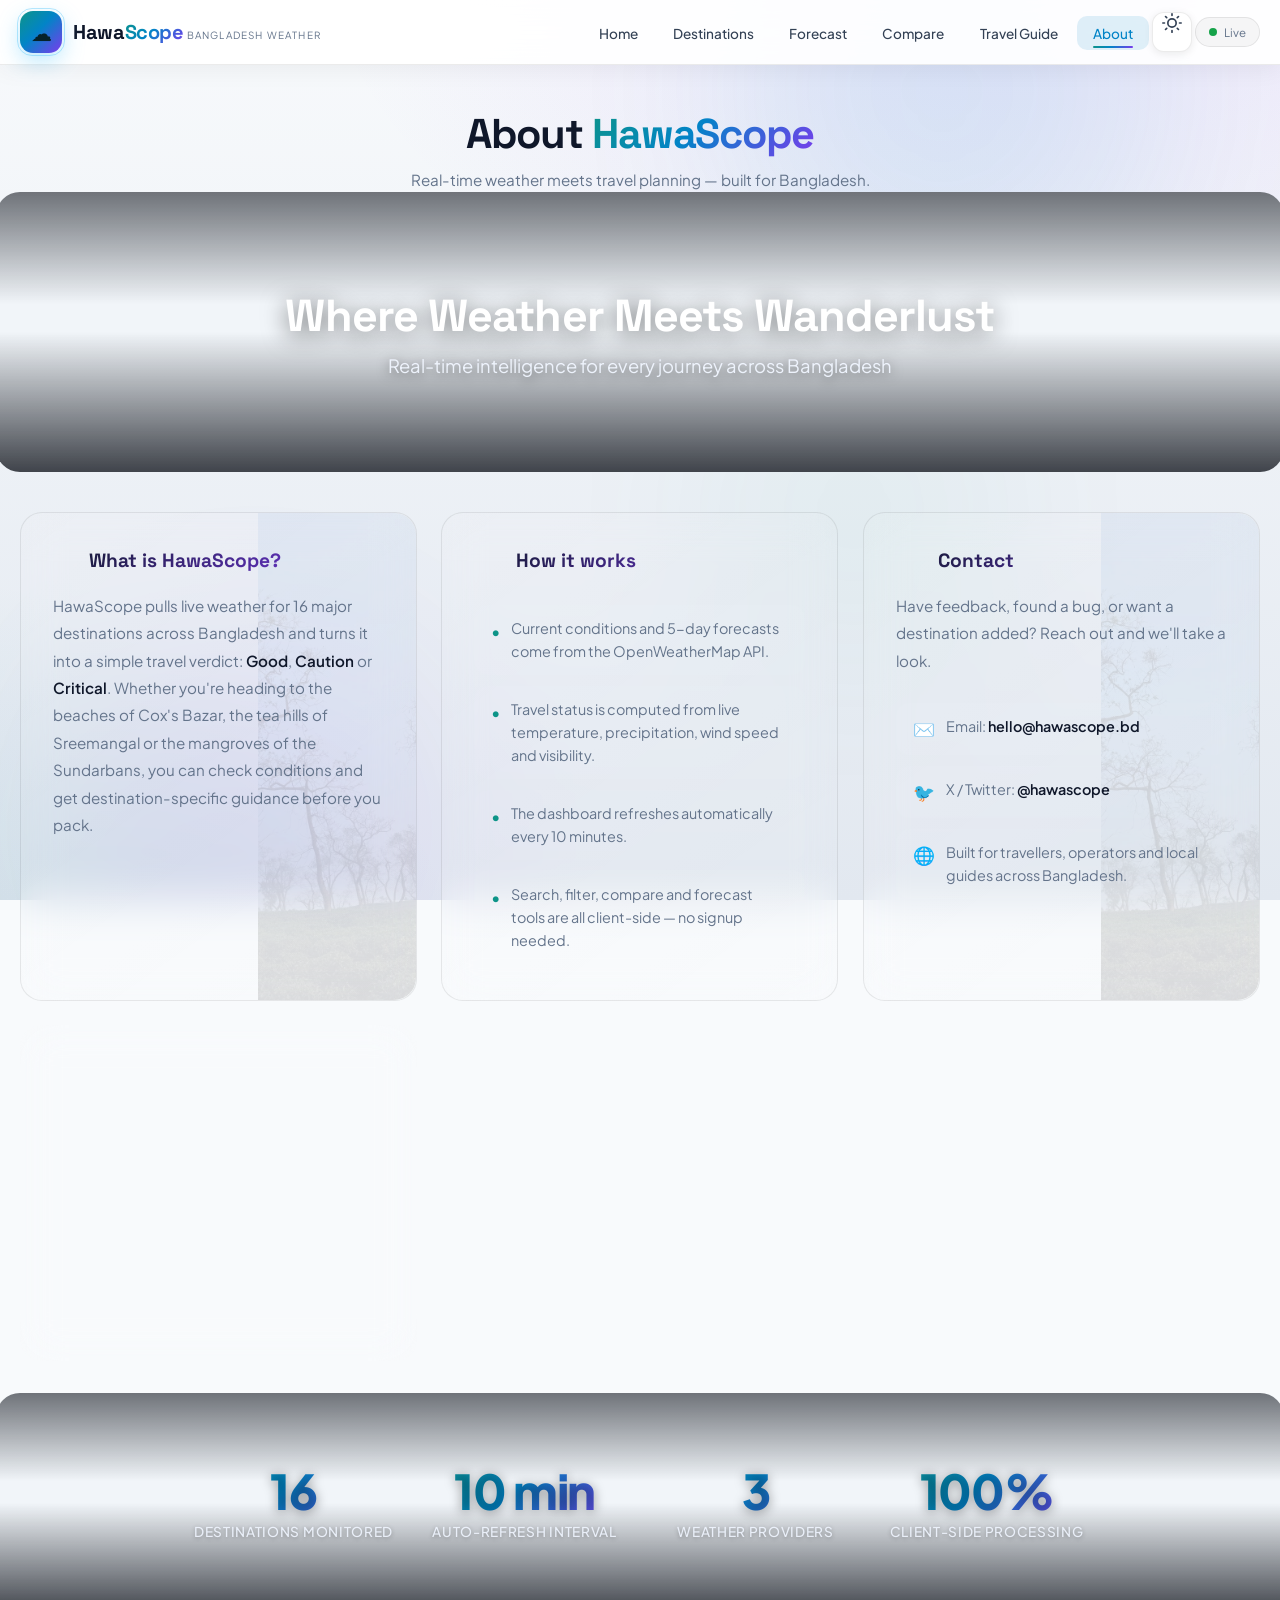
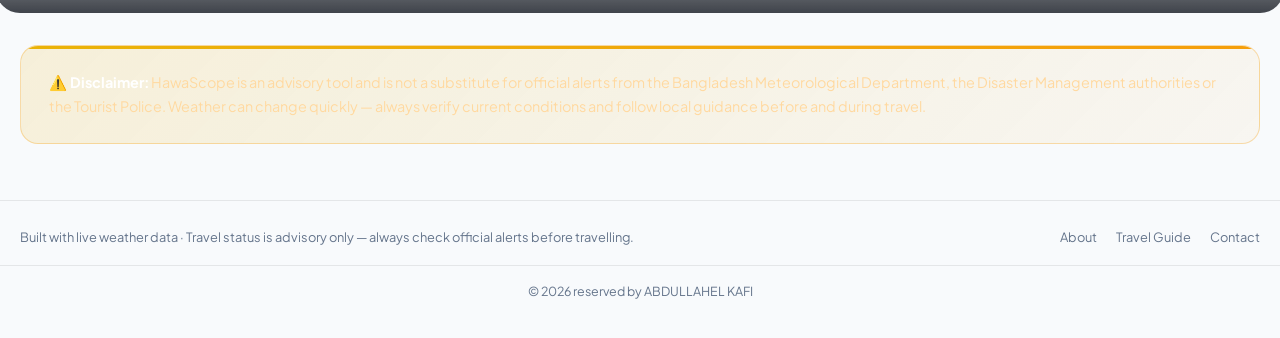
<file: about.html>
<!DOCTYPE html>
<html lang="en">
<head>
  <meta charset="UTF-8" />
  <meta name="viewport" content="width=device-width, initial-scale=1.0" />
  <meta name="description" content="About HawaScope — how real-time weather and travel advisories work" />
  <title>About — HawaScope</title>
  <link rel="icon" href="data:image/svg+xml,<svg xmlns='http://www.w3.org/2000/svg' viewBox='0 0 100 100'><text y='.9em' font-size='90'>🌤</text></svg>" />
  <link rel="preconnect" href="https://fonts.googleapis.com" />
  <link rel="preconnect" href="https://fonts.gstatic.com" crossorigin />
  <link href="https://fonts.googleapis.com/css2?family=Space+Grotesk:wght@500;600;700&family=Plus+Jakarta+Sans:wght@400;500;600;700&family=JetBrains+Mono:wght@400;500;600;700&display=swap" rel="stylesheet" />
  <link rel="stylesheet" href="css/style.css" />
</head>
<body>
  <div class="bg" aria-hidden="true">
    <div class="orb orb-a"></div>
    <div class="orb orb-b"></div>
    <div class="orb orb-c"></div>
  </div>

  <nav class="navbar">
    <div class="container nav-inner">
      <a class="logo" href="/">
        <span class="logo-mark">☁</span>
        <span>
          <span class="logo-text">Hawa<span class="grad-text">Scope</span></span>
          <span class="logo-tag">Bangladesh Weather</span>
        </span>
      </a>
      <button class="nav-toggle" aria-label="Menu">☰</button>
      <ul class="nav-links">
        <li><a class="nav-link" href="/">Home</a></li>
        <li><a class="nav-link" href="/destinations">Destinations</a></li>
        <li><a class="nav-link" href="/forecast">Forecast</a></li>
        <li><a class="nav-link" href="/compare">Compare</a></li>
        <li><a class="nav-link" href="/guide">Travel Guide</a></li>
        <li><a class="nav-link" href="/about">About</a></li>
        <li>
          <button class="theme-toggle" id="themeToggle" aria-label="Toggle theme" title="Toggle theme">
            <svg class="theme-icon-sun" viewBox="0 0 24 24" fill="none" stroke="currentColor" stroke-width="2" stroke-linecap="round" stroke-linejoin="round"><circle cx="12" cy="12" r="5"/><path d="M12 1v2M12 21v2M4.22 4.22l1.42 1.42M18.36 18.36l1.42 1.42M1 12h2M21 12h2M4.22 19.78l1.42-1.42M18.36 5.64l1.42-1.42"/></svg>
            <svg class="theme-icon-moon" viewBox="0 0 24 24" fill="none" stroke="currentColor" stroke-width="2" stroke-linecap="round" stroke-linejoin="round"><path d="M12 3a6 6 0 0 0 9 9 9 9 0 1 1-9-9Z"/></svg>
          </button>
        </li>
        <li><span class="nav-status"><i class="live-dot"></i><span>Live</span></span></li>
      </ul>
    </div>
  </nav>

  <header class="page-head">
    <div class="container">
      <h1 class="page-title">About <span class="grad-text">HawaScope</span></h1>
      <p class="page-sub">Real-time weather meets travel planning — built for Bangladesh.</p>
    </div>
  </header>

  <main class="container">
    <section class="about-hero" aria-labelledby="aboutHeroTitle">
      <div class="about-hero-bg" style="background-image: url('https://images.unsplash.com/photo-1518837695005-2083093ee35b?w=1600&q=80')" aria-hidden="true"></div>
      <div class="about-hero-overlay" aria-hidden="true"></div>
      <div class="container about-hero-content">
        <h2 id="aboutHeroTitle" class="about-hero-title">Where Weather Meets Wanderlust</h2>
        <p class="about-hero-sub">Real-time intelligence for every journey across Bangladesh</p>
      </div>
    </section>

    <div class="about-grid">
      <div class="about-block about-block--with-media">
        <div class="about-block-media" style="background-image: url('assets/guide-hero.jpg')" aria-hidden="true"></div>
        <h3><span class="gb-ico">🌤</span> What is HawaScope?</h3>
        <p>HawaScope pulls live weather for 16 major destinations across Bangladesh and turns it into a simple travel verdict: <b>Good</b>, <b>Caution</b> or <b>Critical</b>. Whether you're heading to the beaches of Cox's Bazar, the tea hills of Sreemangal or the mangroves of the Sundarbans, you can check conditions and get destination-specific guidance before you pack.</p>
      </div>

      <div class="about-block about-block--with-media">
        <div class="about-block-media" style="background-image: url('https://images.unsplash.com/photo-1551288049-bebda4e38f71?w=400&q=80')" aria-hidden="true"></div>
        <h3><span class="gb-ico">⚙️</span> How it works</h3>
        <ul>
          <li><span class="gi">•</span><span>Current conditions and 5-day forecasts come from the OpenWeatherMap API.</span></li>
          <li><span class="gi">•</span><span>Travel status is computed from live temperature, precipitation, wind speed and visibility.</span></li>
          <li><span class="gi">•</span><span>The dashboard refreshes automatically every 10 minutes.</span></li>
          <li><span class="gi">•</span><span>Search, filter, compare and forecast tools are all client-side — no signup needed.</span></li>
        </ul>
      </div>

      <div class="about-block about-block--with-media" id="contact">
        <div class="about-block-media" style="background-image: url('assets/guide-hero.jpg')" aria-hidden="true"></div>
        <h3><span class="gb-ico">📬</span> Contact</h3>
        <p>Have feedback, found a bug, or want a destination added? Reach out and we'll take a look.</p>
        <ul>
          <li><span class="gi">✉️</span><span>Email: <b style="color:var(--text)">hello@hawascope.bd</b></span></li>
          <li><span class="gi">🐦</span><span>X / Twitter: <b style="color:var(--text)">@hawascope</b></span></li>
          <li><span class="gi">🌐</span><span>Built for travellers, operators and local guides across Bangladesh.</span></li>
        </ul>
      </div>

      <div class="about-block about-block--with-media">
        <div class="about-block-media" style="background-image: url('https://images.unsplash.com/photo-1504608524841-42fe6f032b4b?w=400&q=80')" aria-hidden="true"></div>
        <h3><span class="gb-ico">🗄</span> Data source</h3>
        <p>Weather data is served primarily by <b style="color:var(--text)">Meteoblue</b> (using the site's API key), with automatic fallback to <b style="color:var(--text)">Open-Meteo</b> (free, no key required). Destination coordinates use publicly available geographic data. Status thresholds (storm, flood risk, heat, wind, fog) are heuristic rules — not official government warnings.</p>
      </div>
    </div>

    <section class="about-stats" aria-labelledby="aboutStatsTitle">
      <div class="about-stats-bg" style="background-image: url('https://images.unsplash.com/photo-1504608524841-42fe6f032b4b?w=1200&q=80')" aria-hidden="true"></div>
      <div class="about-stats-overlay" aria-hidden="true"></div>
      <div class="container about-stats-content">
        <h2 id="aboutStatsTitle" class="visually-hidden">Platform Statistics</h2>
        <div class="about-stats-grid">
          <div class="about-stat">
            <span class="about-stat-value">16</span>
            <span class="about-stat-label">Destinations Monitored</span>
          </div>
          <div class="about-stat">
            <span class="about-stat-value">10 min</span>
            <span class="about-stat-label">Auto-refresh Interval</span>
          </div>
          <div class="about-stat">
            <span class="about-stat-value">3</span>
            <span class="about-stat-label">Weather Providers</span>
          </div>
          <div class="about-stat">
            <span class="about-stat-value">100%</span>
            <span class="about-stat-label">Client-side Processing</span>
          </div>
        </div>
      </div>
    </section>

    <div class="disclaimer-box">
      <b>⚠️ Disclaimer:</b> HawaScope is an advisory tool and is not a substitute for official alerts from the Bangladesh Meteorological Department, the Disaster Management authorities or the Tourist Police. Weather can change quickly — always verify current conditions and follow local guidance before and during travel.
    </div>
  </main>

  <footer class="site-footer">
    <div class="container footer-inner">
      <p>Built with live weather data · Travel status is advisory only — always check official alerts before travelling.</p>
      <div class="footer-links">
        <a href="/about">About</a>
        <a href="/guide">Travel Guide</a>
        <a href="/about#contact">Contact</a>
      </div>
    </div>
    <div class="footer-copy">© 2026 reserved by ABDULLAHEL KAFI</div>
  </footer>

  <script src="js/shared.js"></script>
  <script>
    if (window.HS) HS.setupNav();
  </script>
</body>
</html>
</file>
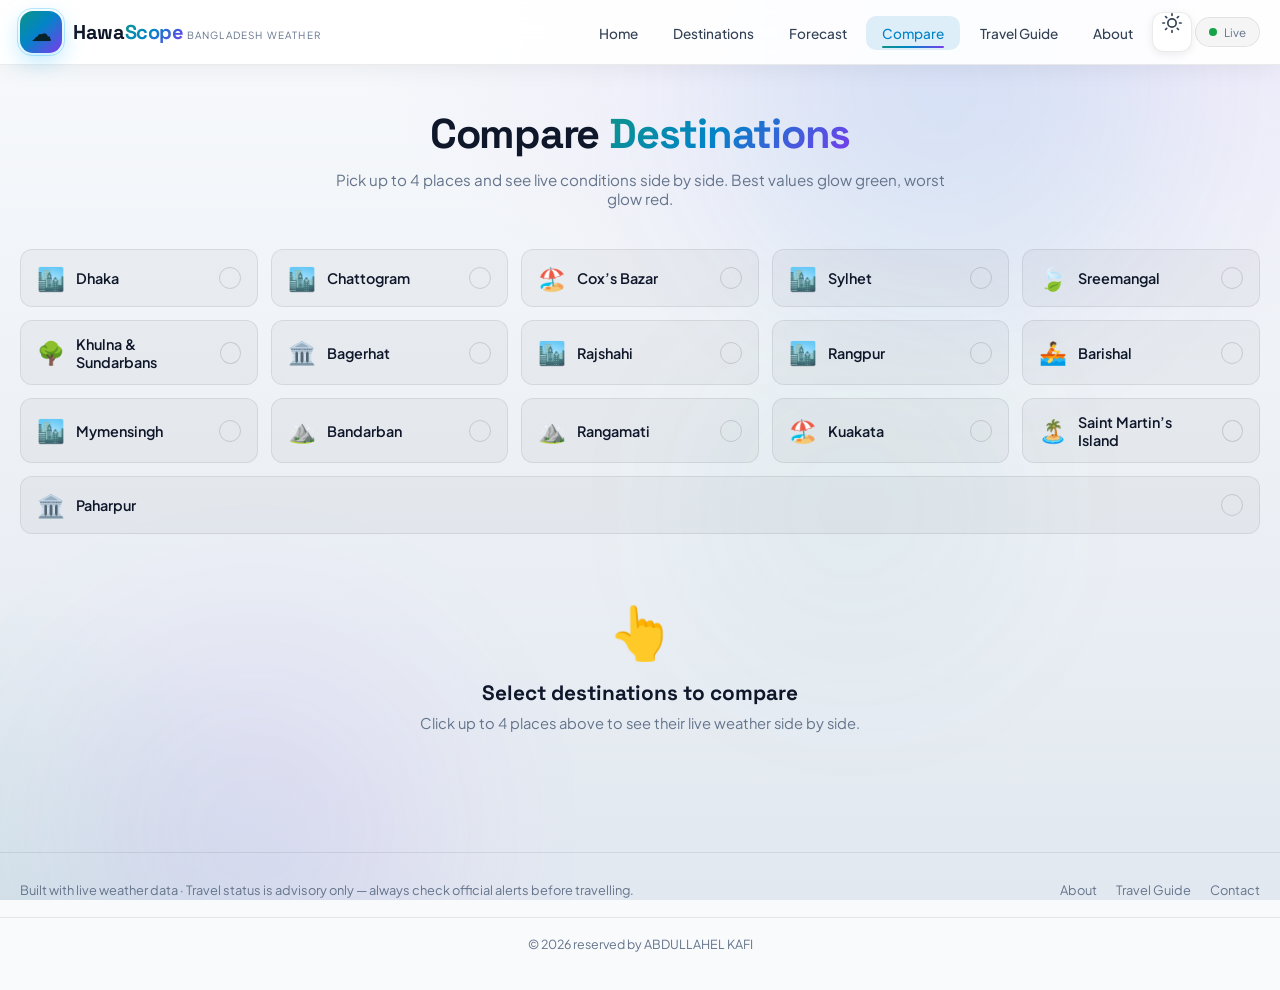
<file: compare.html>
<!DOCTYPE html>
<html lang="en">
<head>
  <meta charset="UTF-8" />
  <meta name="viewport" content="width=device-width, initial-scale=1.0" />
  <meta name="description" content="Compare live weather across Bangladesh destinations side by side" />
  <title>Compare — HawaScope</title>
  <link rel="icon" href="data:image/svg+xml,<svg xmlns='http://www.w3.org/2000/svg' viewBox='0 0 100 100'><text y='.9em' font-size='90'>🌤</text></svg>" />
  <link rel="preconnect" href="https://fonts.googleapis.com" />
  <link rel="preconnect" href="https://fonts.gstatic.com" crossorigin />
  <link href="https://fonts.googleapis.com/css2?family=Space+Grotesk:wght@500;600;700&family=Plus+Jakarta+Sans:wght@400;500;600;700&family=JetBrains+Mono:wght@400;500;600;700&display=swap" rel="stylesheet" />
  <link rel="stylesheet" href="css/style.css" />
</head>
<body>
  <div class="bg" aria-hidden="true">
    <div class="orb orb-a"></div>
    <div class="orb orb-b"></div>
    <div class="orb orb-c"></div>
  </div>

  <nav class="navbar">
    <div class="container nav-inner">
      <a class="logo" href="/">
        <span class="logo-mark">☁</span>
        <span>
          <span class="logo-text">Hawa<span class="grad-text">Scope</span></span>
          <span class="logo-tag">Bangladesh Weather</span>
        </span>
      </a>
      <button class="nav-toggle" aria-label="Menu">☰</button>
      <ul class="nav-links">
        <li><a class="nav-link" href="/">Home</a></li>
        <li><a class="nav-link" href="/destinations">Destinations</a></li>
        <li><a class="nav-link" href="/forecast">Forecast</a></li>
        <li><a class="nav-link" href="/compare">Compare</a></li>
        <li><a class="nav-link" href="/guide">Travel Guide</a></li>
        <li><a class="nav-link" href="/about">About</a></li>
        <li>
          <button class="theme-toggle" id="themeToggle" aria-label="Toggle theme" title="Toggle theme">
            <svg class="theme-icon-sun" viewBox="0 0 24 24" fill="none" stroke="currentColor" stroke-width="2" stroke-linecap="round" stroke-linejoin="round"><circle cx="12" cy="12" r="5"/><path d="M12 1v2M12 21v2M4.22 4.22l1.42 1.42M18.36 18.36l1.42 1.42M1 12h2M21 12h2M4.22 19.78l1.42-1.42M18.36 5.64l1.42-1.42"/></svg>
            <svg class="theme-icon-moon" viewBox="0 0 24 24" fill="none" stroke="currentColor" stroke-width="2" stroke-linecap="round" stroke-linejoin="round"><path d="M12 3a6 6 0 0 0 9 9 9 9 0 1 1-9-9Z"/></svg>
          </button>
        </li>
        <li><span class="nav-status"><i class="live-dot"></i><span>Live</span></span></li>
      </ul>
    </div>
  </nav>

  <header class="page-head">
    <div class="container">
      <h1 class="page-title">Compare <span class="grad-text">Destinations</span></h1>
      <p class="page-sub">Pick up to 4 places and see live conditions side by side. Best values glow green, worst glow red.</p>
    </div>
  </header>

  <main class="container">
    <div class="compare-pick" id="pickRow"></div>
    <section id="compareBody"></section>
  </main>

  <footer class="site-footer">
    <div class="container footer-inner">
      <p>Built with live weather data · Travel status is advisory only — always check official alerts before travelling.</p>
      <div class="footer-links">
        <a href="/about">About</a>
        <a href="/guide">Travel Guide</a>
        <a href="/about#contact">Contact</a>
      </div>
    </div>
    <div class="footer-copy">© 2026 reserved by ABDULLAHEL KAFI</div>
  </footer>

  <div id="toast" class="toast" hidden></div>

  <script src="js/shared.js"></script>
  <script src="js/compare.js"></script>
</body>
</html>
</file>
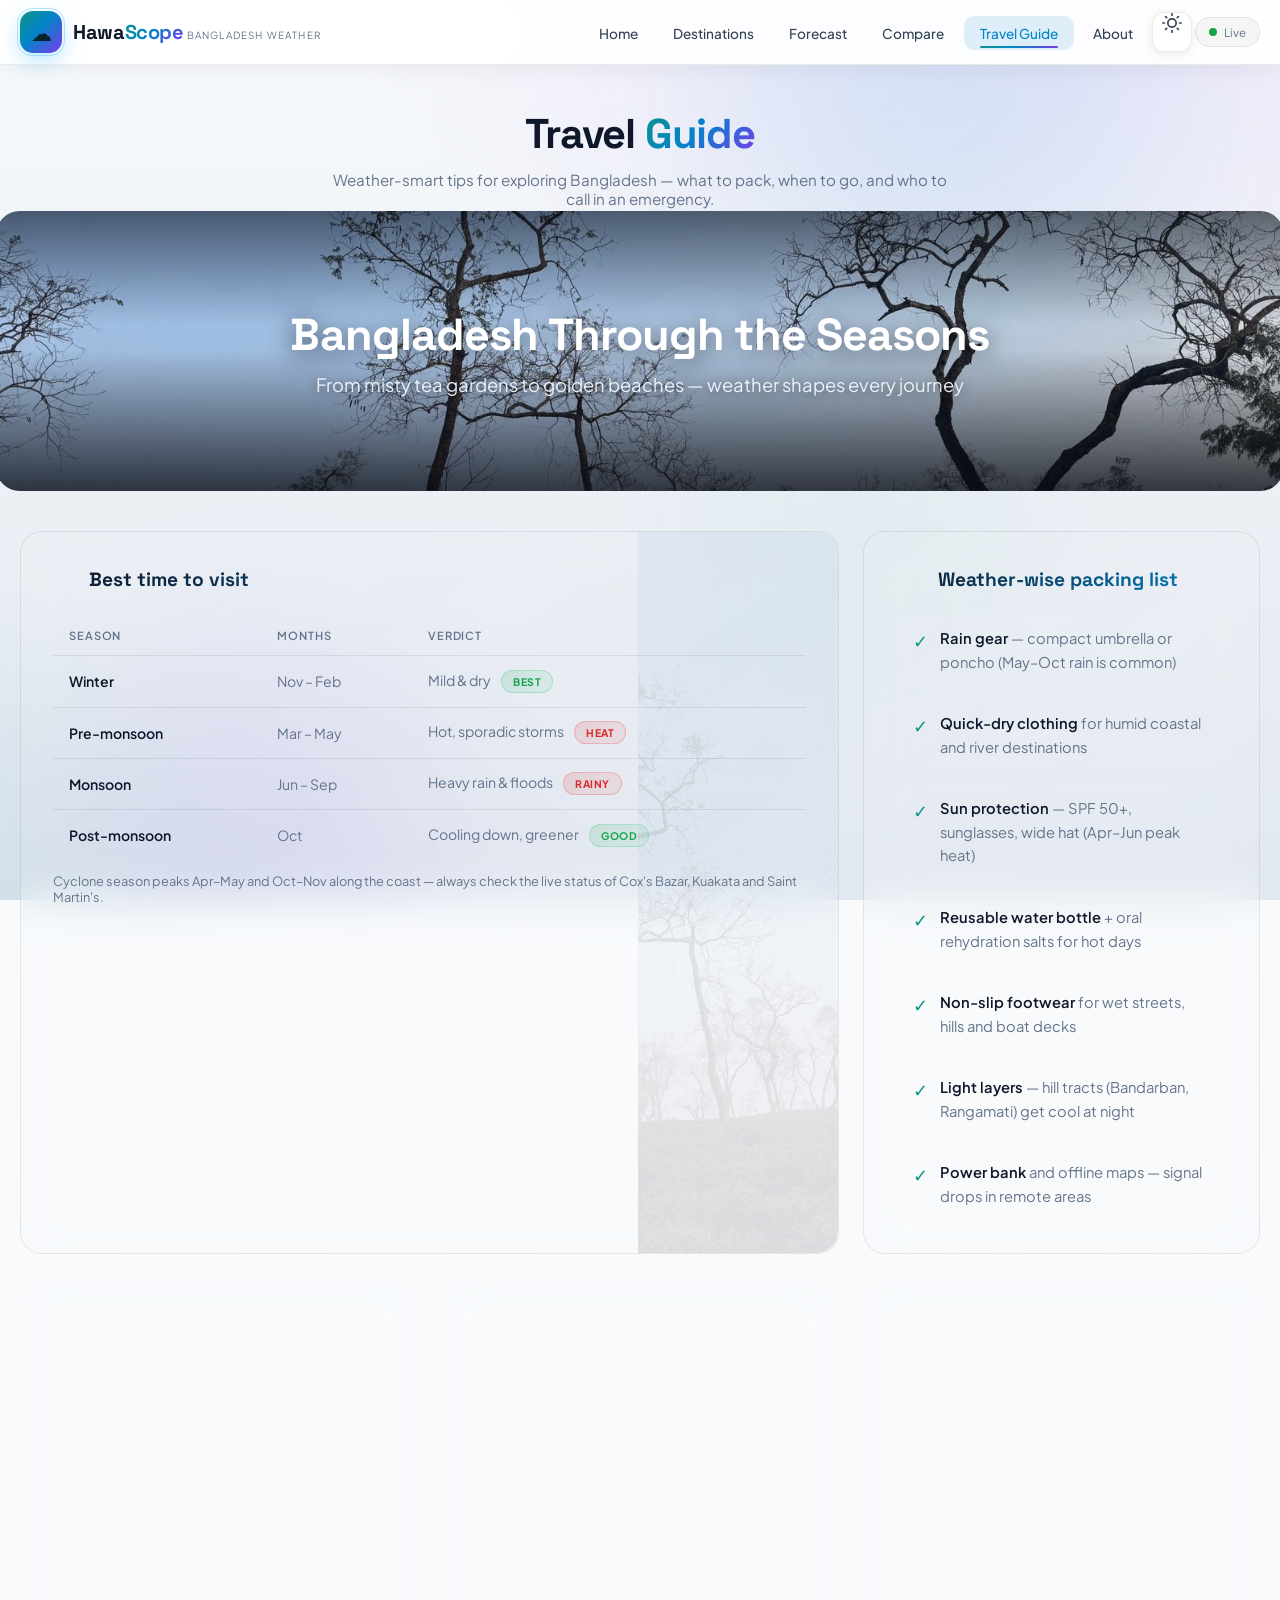
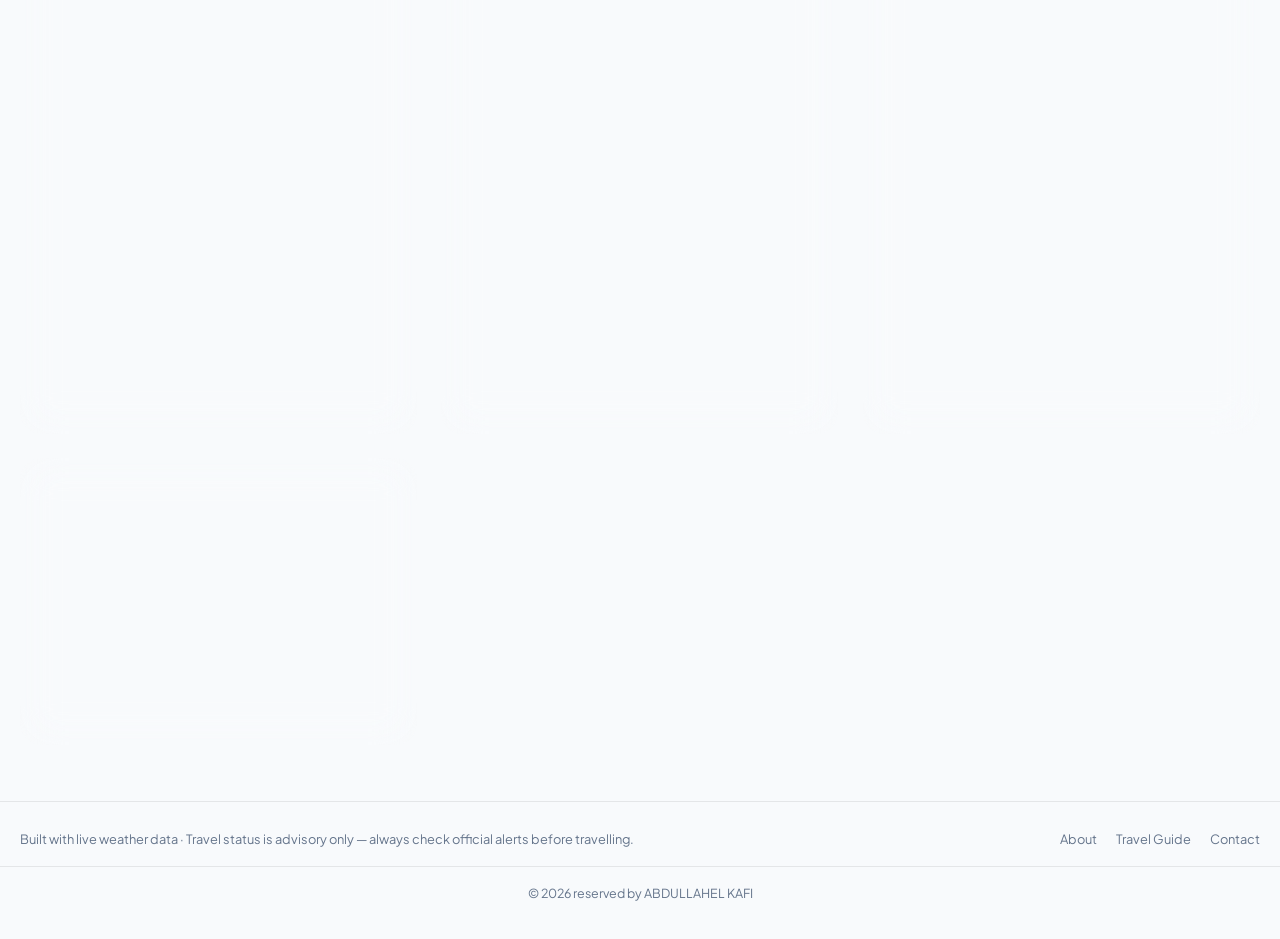
<file: guide.html>
<!DOCTYPE html>
<html lang="en">
<head>
  <meta charset="UTF-8" />
  <meta name="viewport" content="width=device-width, initial-scale=1.0" />
  <meta name="description" content="Bangladesh travel safety guide — packing, seasons, emergency numbers" />
  <title>Travel Guide — HawaScope</title>
  <link rel="icon" href="data:image/svg+xml,<svg xmlns='http://www.w3.org/2000/svg' viewBox='0 0 100 100'><text y='.9em' font-size='90'>🌤</text></svg>" />
  <link rel="preconnect" href="https://fonts.googleapis.com" />
  <link rel="preconnect" href="https://fonts.gstatic.com" crossorigin />
  <link href="https://fonts.googleapis.com/css2?family=Space+Grotesk:wght@500;600;700&family=Plus+Jakarta+Sans:wght@400;500;600;700&family=JetBrains+Mono:wght@400;500;600;700&display=swap" rel="stylesheet" />
  <link rel="stylesheet" href="css/style.css" />
</head>
<body>
  <div class="bg" aria-hidden="true">
    <div class="orb orb-a"></div>
    <div class="orb orb-b"></div>
    <div class="orb orb-c"></div>
  </div>

  <nav class="navbar">
    <div class="container nav-inner">
      <a class="logo" href="/">
        <span class="logo-mark">☁</span>
        <span>
          <span class="logo-text">Hawa<span class="grad-text">Scope</span></span>
          <span class="logo-tag">Bangladesh Weather</span>
        </span>
      </a>
      <button class="nav-toggle" aria-label="Menu">☰</button>
      <ul class="nav-links">
        <li><a class="nav-link" href="/">Home</a></li>
        <li><a class="nav-link" href="/destinations">Destinations</a></li>
        <li><a class="nav-link" href="/forecast">Forecast</a></li>
        <li><a class="nav-link" href="/compare">Compare</a></li>
        <li><a class="nav-link" href="/guide">Travel Guide</a></li>
        <li><a class="nav-link" href="/about">About</a></li>
        <li>
          <button class="theme-toggle" id="themeToggle" aria-label="Toggle theme" title="Toggle theme">
            <svg class="theme-icon-sun" viewBox="0 0 24 24" fill="none" stroke="currentColor" stroke-width="2" stroke-linecap="round" stroke-linejoin="round"><circle cx="12" cy="12" r="5"/><path d="M12 1v2M12 21v2M4.22 4.22l1.42 1.42M18.36 18.36l1.42 1.42M1 12h2M21 12h2M4.22 19.78l1.42-1.42M18.36 5.64l1.42-1.42"/></svg>
            <svg class="theme-icon-moon" viewBox="0 0 24 24" fill="none" stroke="currentColor" stroke-width="2" stroke-linecap="round" stroke-linejoin="round"><path d="M12 3a6 6 0 0 0 9 9 9 9 0 1 1-9-9Z"/></svg>
          </button>
        </li>
        <li><span class="nav-status"><i class="live-dot"></i><span>Live</span></span></li>
      </ul>
    </div>
  </nav>

  <header class="page-head">
    <div class="container">
      <h1 class="page-title">Travel <span class="grad-text">Guide</span></h1>
      <p class="page-sub">Weather-smart tips for exploring Bangladesh — what to pack, when to go, and who to call in an emergency.</p>
    </div>
  </header>

<main class="container">
    <section class="guide-hero" aria-labelledby="guideHeroTitle">
      <div class="guide-hero-bg" style="background-image: url('assets/guide-hero.jpg')" aria-hidden="true"></div>
      <div class="guide-hero-overlay" aria-hidden="true"></div>
      <div class="container guide-hero-content">
        <h2 id="guideHeroTitle" class="guide-hero-title">Bangladesh Through the Seasons</h2>
        <p class="guide-hero-sub">From misty tea gardens to golden beaches — weather shapes every journey</p>
      </div>
    </section>

    <div class="guide-page-grid">
      <div class="guide-block guide-block--wide guide-block--with-media">
        <div class="guide-block-media" style="background-image: url('assets/guide-hero.jpg')" aria-hidden="true"></div>
        <h3><span class="gb-ico">🌦</span> Best time to visit</h3>
        <table class="season-table">
          <thead><tr><th>Season</th><th>Months</th><th>Verdict</th></tr></thead>
          <tbody>
            <tr><td><b>Winter</b></td><td>Nov – Feb</td><td>Mild & dry <span class="tag tag-best">BEST</span></td></tr>
            <tr><td><b>Pre-monsoon</b></td><td>Mar – May</td><td>Hot, sporadic storms <span class="tag tag-bad">HEAT</span></td></tr>
            <tr><td><b>Monsoon</b></td><td>Jun – Sep</td><td>Heavy rain & floods <span class="tag tag-bad">RAINY</span></td></tr>
            <tr><td><b>Post-monsoon</b></td><td>Oct</td><td>Cooling down, greener <span class="tag tag-best">GOOD</span></td></tr>
          </tbody>
        </table>
        <p style="color:var(--muted);font-size:0.8rem;margin-top:0.8rem">Cyclone season peaks Apr–May and Oct–Nov along the coast — always check the live status of Cox's Bazar, Kuakata and Saint Martin's.</p>
      </div>

      <div class="guide-block guide-block--packing">
        <h3><span class="gb-ico">🎒</span> Weather-wise packing list</h3>
        <ul>
          <li><span class="gi">✓</span><span><b>Rain gear</b> — compact umbrella or poncho (May–Oct rain is common)</span></li>
          <li><span class="gi">✓</span><span><b>Quick-dry clothing</b> for humid coastal and river destinations</span></li>
          <li><span class="gi">✓</span><span><b>Sun protection</b> — SPF 50+, sunglasses, wide hat (Apr–Jun peak heat)</span></li>
          <li><span class="gi">✓</span><span><b>Reusable water bottle</b> + oral rehydration salts for hot days</span></li>
          <li><span class="gi">✓</span><span><b>Non-slip footwear</b> for wet streets, hills and boat decks</span></li>
          <li><span class="gi">✓</span><span><b>Light layers</b> — hill tracts (Bandarban, Rangamati) get cool at night</span></li>
          <li><span class="gi">✓</span><span><b>Power bank</b> and offline maps — signal drops in remote areas</span></li>
        </ul>
      </div>

      <div class="guide-block guide-block--compact">
        <h3><span class="gb-ico">🚨</span> Emergency numbers (Bangladesh)</h3>
        <div class="em-list">
          <div class="em-item"><span class="em-name">National emergency (Police, Fire, Ambulance)</span><span class="em-num">999</span></div>
          <div class="em-item"><span class="em-name">Tourist Police helpline</span><span class="em-num">1090</span></div>
          <div class="em-item"><span class="em-name">Women & children helpline</span><span class="em-num">109</span></div>
          <div class="em-item"><span class="em-name">Fire service</span><span class="em-num">102</span></div>
          <div class="em-item"><span class="em-name">Government information services</span><span class="em-num">333</span></div>
        </div>
      </div>

      <div class="guide-block guide-block--safety">
        <h3><span class="gb-ico">⚠️</span> Weather safety on the road</h3>
        <ul>
          <li><span class="gi">→</span><span><b>Flooded roads:</b> never drive or walk through flowing water — even 15 cm can knock you over.</span></li>
          <li><span class="gi">→</span><span><b>Lightning:</b> in a thunderstorm, leave open fields, beaches and hilltops; avoid trees and water.</span></li>
          <li><span class="gi">→</span><span><b>Hill routes (Bandarban/Rangamati):</b> slow down on muddy or foggy hairpin bends; hire local drivers.</span></li>
          <li><span class="gi">→</span><span><b>Boats (Sundarbans, islands):</b> check sea conditions before any launch or trawler ride.</span></li>
          <li><span class="gi">→</span><span><b>Heat:</b> travel early morning/evening, rest at midday, and watch for heatstroke signs.</span></li>
          <li><span class="gi">→</span><span><b>Always</b> follow Bangladesh Meteorological Department alerts and local advisories over app suggestions.</span></li>
        </ul>
      </div>

      <div class="guide-block guide-block--status">
        <h3><span class="gb-ico">🧭</span> How HawaScope status works</h3>
        <ul>
          <li><span class="gi">🟢</span><span><b>Good</b> — clear/mild conditions, no warnings. Ideal for sightseeing and transport.</span></li>
          <li><span class="gi">🟡</span><span><b>Caution</b> — rain, heat, fog or breeze. Travel is possible with extra planning.</span></li>
          <li><span class="gi">🔴</span><span><b>Critical</b> — storms, heavy rain, extreme heat or high winds. Reschedule non-essential travel.</span></li>
          <li><span class="gi">•</span><span>Status is auto-computed from live weather (temperature, precipitation, wind, visibility) every few minutes.</span></li>
        </ul>
      </div>

      <div class="guide-block guide-block--cta guide-block--with-media">
        <div class="guide-block-media" style="background-image: url('assets/guide-hero.jpg')" aria-hidden="true"></div>
        <h3><span class="gb-ico">🗺</span> Top picks right now</h3>
        <p style="color:var(--muted);font-size:0.88rem;line-height:1.6">Use the live dashboard to find which destinations are green today. During Nov–Feb, Sreemangal's tea hills, Bagerhat's mosques and Paharpur's ruins are at their best. In the monsoon, prefer cultural sights over the coast unless the sea is calm.</p>
        <p style="margin-top:0.8rem"><a class="btn btn-primary" href="/destinations">See live status</a></p>
      </div>
    </div>
  </main>

  <footer class="site-footer">
    <div class="container footer-inner">
      <p>Built with live weather data · Travel status is advisory only — always check official alerts before travelling.</p>
      <div class="footer-links">
        <a href="/about">About</a>
        <a href="/guide">Travel Guide</a>
        <a href="/about#contact">Contact</a>
      </div>
    </div>
    <div class="footer-copy">© 2026 reserved by ABDULLAHEL KAFI</div>
  </footer>

  <script src="js/shared.js"></script>
  <script>
    if (window.HS) HS.setupNav();
  </script>
</body>
</html>
</file>
<file: css/style.css>
:root {
  --bg: #070b14;
  --bg-soft: #0c1220;
  --bg-card: #0e1524;
  --card: rgba(255, 255, 255, 0.055);
  --card-hover: rgba(255, 255, 255, 0.09);
  --border: rgba(255, 255, 255, 0.09);
  --border-strong: rgba(255, 255, 255, 0.16);
  --text: #eef2f9;
  --muted: #94a3b8;
  --good: #2ecc71;
  --caution: #f5a623;
  --critical: #ef4444;
  --teal: #2dd4bf;
  --violet: #8b5cf6;
  --amber: #fbbf24;
  --sky: #38bdf8;
  --accent: #38bdf8;
  --grad: linear-gradient(135deg, #2dd4bf 0%, #38bdf8 45%, #8b5cf6 100%);
  --grad-soft: linear-gradient(135deg, rgba(45, 212, 191, 0.14), rgba(139, 92, 246, 0.14));
  --radius: 18px;
  --radius-sm: 12px;
  --shadow: 0 20px 50px rgba(0, 0, 0, 0.45);
  --good-soft: rgba(46, 204, 113, 0.16);
  --caution-soft: rgba(245, 166, 35, 0.16);
  --critical-soft: rgba(239, 68, 68, 0.16);
  --font-display: 'Space Grotesk', 'Segoe UI', sans-serif;
  --font-body: 'Plus Jakarta Sans', 'Segoe UI', sans-serif;
  --font-mono: 'JetBrains Mono', 'SFMono-Regular', Consolas, monospace;
  --font: var(--font-body);
}

[data-theme="light"] {
  --bg: #f8fafc;
  --bg-soft: #f1f5f9;
  --bg-card: #ffffff;
  --card: rgba(0, 0, 0, 0.035);
  --card-hover: rgba(0, 0, 0, 0.06);
  --border: rgba(0, 0, 0, 0.08);
  --border-strong: rgba(0, 0, 0, 0.14);
  --text: #0f172a;
  --muted: #64748b;
  --good: #16a34a;
  --caution: #eab308;
  --critical: #dc2626;
  --teal: #0d9488;
  --violet: #7c3aed;
  --amber: #f59e0b;
  --sky: #0284c7;
  --accent: #0284c7;
  --grad: linear-gradient(135deg, #0d9488 0%, #0284c7 45%, #7c3aed 100%);
  --grad-soft: linear-gradient(135deg, rgba(13, 148, 136, 0.12), rgba(124, 58, 237, 0.12));
  --shadow: 0 20px 50px rgba(0, 0, 0, 0.12);
  --good-soft: rgba(22, 163, 74, 0.14);
  --caution-soft: rgba(234, 179, 8, 0.14);
  --critical-soft: rgba(220, 38, 38, 0.14);
}

* { margin: 0; padding: 0; box-sizing: border-box; }
html { scroll-behavior: smooth; }
body {
  font-family: var(--font-body);
  background: var(--bg);
  color: var(--text);
  min-height: 100vh;
  overflow-x: hidden;
  display: flex;
  flex-direction: column;
  transition: background 0.3s ease, color 0.3s ease;
}
main { flex: 1; }

h1, h2, h3, h4, h5, h6, .logo-text, .hero-title, .page-title, .section-head h2, .card-body h2, .featured-badge h2 {
  font-family: var(--font-display);
}

body, .nav-link, .btn, .chip, .search-box input, .summary-bar, .legend, .status-alert, .card-sub, .featured-sub, .featured-reason span, .featured-desc, .card-foot, .card-foot .guide-link, .section-link, .page-sub, .hero-sub, .nav-status, .filter-chips, .toolbar {
  font-family: var(--font-body);
}

.stat .stat-value,
.stat-value,
.weather-text .temp,
.featured-temp .temp,
.featured-metrics .metric .metric-value,
.metric-tile .m-value,
.summary-count,
.summary-legends .legend,
.card-weather .metric span,
.card-weather .metric,
.metric .metric-value {
  font-family: var(--font-mono);
}

/* ---------- Animated background ---------- */
.bg {
  position: fixed;
  inset: 0;
  z-index: -1;
  overflow: hidden;
  background:
    radial-gradient(1200px 800px at 80% -10%, rgba(139, 92, 246, 0.16), transparent 60%),
    radial-gradient(1000px 700px at -10% 110%, rgba(45, 212, 191, 0.12), transparent 60%),
    linear-gradient(180deg, #070b14 0%, #0a1120 100%);
  transition: background 0.5s ease;
}
[data-theme="light"] .bg {
  background:
    radial-gradient(1200px 800px at 80% -10%, rgba(124, 58, 237, 0.12), transparent 60%),
    radial-gradient(1000px 700px at -10% 110%, rgba(13, 148, 136, 0.1), transparent 60%),
    linear-gradient(180deg, #f8fafc 0%, #e2e8f0 100%);
}
.orb {
  position: absolute;
  border-radius: 50%;
  filter: blur(90px);
  opacity: 0.5;
  animation: float 18s ease-in-out infinite;
}
.orb-a { width: 420px; height: 420px; top: -120px; right: 10%; background: rgba(56, 189, 248, 0.25); }
.orb-b { width: 380px; height: 380px; bottom: -120px; left: 5%; background: rgba(139, 92, 246, 0.22); animation-delay: -6s; }
.orb-c { width: 300px; height: 300px; top: 40%; left: 55%; background: rgba(45, 212, 191, 0.12); animation-delay: -12s; }
[data-theme="light"] .orb-a { background: rgba(2, 132, 199, 0.18); }
[data-theme="light"] .orb-b { background: rgba(124, 58, 237, 0.15); }
[data-theme="light"] .orb-c { background: rgba(13, 148, 136, 0.1); }
@keyframes float {
  0%, 100% { transform: translateY(0) scale(1); }
  50% { transform: translateY(-40px) scale(1.08); }
}

/* ---------- Layout ---------- */
.container { width: min(1280px, 100% - 2.5rem); margin-inline: auto; }

/* ---------- Navbar ---------- */
.navbar {
  position: sticky;
  top: 0;
  z-index: 90;
  background: var(--navbar-bg);
  backdrop-filter: blur(16px);
  border-bottom: 1px solid var(--border);
  transition: background 0.3s ease, border-color 0.3s ease;
}
[data-theme="light"] .navbar {
  --navbar-bg: rgba(255, 255, 255, 0.92);
  --navbar-shadow: 0 4px 24px rgba(0, 0, 0, 0.06);
  box-shadow: var(--navbar-shadow);
}
[data-theme="dark"] .navbar {
  --navbar-bg: rgba(7, 11, 20, 0.85);
  --navbar-shadow: none;
  box-shadow: none;
}
.nav-inner {
  display: flex;
  align-items: center;
  justify-content: space-between;
  gap: 1.5rem;
  padding: 0.7rem 0;
}
.logo { display: flex; align-items: center; gap: 0.7rem; text-decoration: none; color: var(--text); }
.logo-mark {
  width: 42px; height: 42px;
  display: grid; place-items: center;
  border-radius: 13px;
  background: var(--grad);
  color: #06222a;
  font-size: 1.3rem;
  box-shadow: 0 8px 22px rgba(56, 189, 248, 0.35);
  position: relative;
}
.logo-mark::after {
  content: '';
  position: absolute; inset: -3px;
  border-radius: 15px;
  border: 1px solid rgba(56, 189, 248, 0.35);
  animation: ring 3s ease infinite;
}
@keyframes ring {
  0%, 100% { transform: scale(1); opacity: 0.6; }
  50% { transform: scale(1.12); opacity: 0; }
}
.logo-text { font-size: 1.25rem; font-weight: 800; letter-spacing: -0.02em; }
.logo-text .grad-text { background: var(--grad); -webkit-background-clip: text; background-clip: text; -webkit-text-fill-color: transparent; }
.logo-tag { font-size: 0.62rem; color: var(--muted); letter-spacing: 0.12em; text-transform: uppercase; }

.nav-links { display: flex; align-items: center; gap: 0.2rem; list-style: none; }
.nav-link {
  padding: 0.55rem 1rem;
  border-radius: 10px;
  font-size: 0.85rem;
  font-weight: 500;
  color: var(--nav-link-color);
  text-decoration: none;
  transition: all 0.2s ease;
  position: relative;
}
[data-theme="light"] .nav-link { --nav-link-color: #334155; }
[data-theme="dark"] .nav-link { --nav-link-color: var(--muted); }
.nav-link:hover { color: var(--nav-link-hover-color); background: var(--nav-link-hover-bg); }
[data-theme="light"] .nav-link:hover { --nav-link-hover-color: #0f172a; --nav-link-hover-bg: rgba(0, 0, 0, 0.06); }
[data-theme="dark"] .nav-link:hover { --nav-link-hover-color: var(--text); --nav-link-hover-bg: var(--card); }
.nav-link.active { color: var(--nav-link-active-color); background: var(--nav-link-active-bg); }
[data-theme="light"] .nav-link.active { --nav-link-active-color: var(--sky); --nav-link-active-bg: rgba(2, 132, 199, 0.12); }
[data-theme="dark"] .nav-link.active { --nav-link-active-color: var(--text); --nav-link-active-bg: var(--grad-soft); }
.nav-link.active::after {
  content: '';
  position: absolute;
  left: 1rem; right: 1rem; bottom: 0.15rem;
  height: 2.5px;
  border-radius: 2px;
  background: var(--grad);
}
.nav-status {
  display: inline-flex; align-items: center; gap: 0.45rem;
  font-size: 0.72rem; color: var(--muted);
  border: 1px solid var(--border);
  padding: 0.4rem 0.8rem;
  border-radius: 999px;
  background: var(--card);
}
.live-dot { width: 8px; height: 8px; border-radius: 50%; background: var(--good); box-shadow: 0 0 0 0 rgba(46, 204, 113, 0.6); animation: livePulse 1.6s infinite; }
.live-dot.off { background: var(--caution); animation: none; box-shadow: none; }
@keyframes livePulse {
  0% { box-shadow: 0 0 0 0 rgba(46, 204, 113, 0.6); }
  70% { box-shadow: 0 0 0 7px rgba(46, 204, 113, 0); }
  100% { box-shadow: 0 0 0 0 rgba(46, 204, 113, 0); }
}
.nav-toggle { display: none; background: none; border: 1px solid var(--border); color: var(--text); border-radius: 10px; width: 40px; height: 40px; font-size: 1.2rem; cursor: pointer; }
.theme-toggle {
  display: grid;
  place-items: center;
  width: 40px;
  height: 40px;
  border: 1px solid var(--border);
  border-radius: 12px;
  background: var(--theme-toggle-bg);
  color: var(--theme-toggle-color);
  cursor: pointer;
  transition: all 0.25s ease;
  box-shadow: var(--theme-toggle-shadow);
}
[data-theme="light"] .theme-toggle { --theme-toggle-bg: #fff; --theme-toggle-color: #334155; --theme-toggle-shadow: 0 2px 8px rgba(0, 0, 0, 0.08); }
[data-theme="dark"] .theme-toggle { --theme-toggle-bg: var(--card); --theme-toggle-color: var(--text); --theme-toggle-shadow: 0 2px 8px rgba(0, 0, 0, 0.2); }
.theme-toggle:hover { background: var(--theme-toggle-hover-bg); border-color: var(--border-strong); transform: scale(1.08); box-shadow: var(--theme-toggle-hover-shadow); }
[data-theme="light"] .theme-toggle:hover { --theme-toggle-hover-bg: #f8fafc; --theme-toggle-hover-shadow: 0 4px 16px rgba(0, 0, 0, 0.1); }
[data-theme="dark"] .theme-toggle:hover { --theme-toggle-hover-bg: var(--card-hover); --theme-toggle-hover-shadow: 0 4px 16px rgba(0, 0, 0, 0.3); }
.theme-toggle:active { transform: scale(0.95); }
.theme-toggle:focus-visible { outline: 2px solid var(--sky); outline-offset: 2px; }
.theme-toggle svg { width: 20px; height: 20px; transition: transform 0.35s cubic-bezier(0.34, 1.56, 0.64, 1), opacity 0.3s ease; }
.theme-toggle .theme-icon-sun { transform: rotate(-90deg) scale(0); opacity: 0; }
.theme-toggle .theme-icon-moon { transform: rotate(0) scale(1); opacity: 1; }
[data-theme="light"] .theme-toggle .theme-icon-sun { transform: rotate(0) scale(1); opacity: 1; }
[data-theme="light"] .theme-toggle .theme-icon-moon { transform: rotate(90deg) scale(0); opacity: 0; }

/* ---------- Hero ---------- */
.hero { position: relative; padding: 4.5rem 0 3rem; overflow: hidden; }
.hero-inner { text-align: center; max-width: 820px; margin-inline: auto; }
.hero-badge {
  display: inline-flex; align-items: center; gap: 0.5rem;
  font-size: 0.78rem; font-weight: 600;
  padding: 0.45rem 1rem;
  border-radius: 999px;
  background: var(--grad-soft);
  border: 1px solid rgba(56, 189, 248, 0.3);
  color: #9ad7ff;
  margin-bottom: 1.4rem;
  animation: fadeUp 0.6s ease both;
}
.hero-title {
  font-size: clamp(2.4rem, 6vw, 4.2rem);
  font-weight: 800;
  letter-spacing: -0.03em;
  line-height: 1.05;
  animation: fadeUp 0.6s ease 0.08s both;
}
.hero-title .grad-text {
  background: var(--grad);
  -webkit-background-clip: text;
  background-clip: text;
  -webkit-text-fill-color: transparent;
}
.hero-sub {
  margin-top: 1.2rem;
  font-size: 1.05rem;
  color: var(--muted);
  max-width: 620px;
  margin-inline: auto;
  line-height: 1.6;
  animation: fadeUp 0.6s ease 0.16s both;
}
.hero-actions { margin-top: 2rem; display: flex; gap: 1rem; justify-content: center; flex-wrap: wrap; animation: fadeUp 0.6s ease 0.24s both; }
.btn {
  display: inline-flex; align-items: center; gap: 0.5rem;
  padding: 0.8rem 1.6rem;
  border-radius: 999px;
  font-weight: 600;
  font-size: 0.92rem;
  text-decoration: none;
  border: 1px solid transparent;
  cursor: pointer;
  transition: 0.22s;
  font-family: inherit;
}
.btn-primary { background: var(--grad); color: #052024; box-shadow: 0 10px 30px rgba(56, 189, 248, 0.35); }
.btn-primary:hover { transform: translateY(-2px); box-shadow: 0 14px 36px rgba(56, 189, 248, 0.5); }
.btn-ghost { background: var(--card); color: var(--text); border-color: var(--border-strong); backdrop-filter: blur(8px); }
.btn-ghost:hover { background: var(--card-hover); transform: translateY(-2px); }
.btn svg { width: 16px; height: 16px; }
.btn-sm { padding: 0.5rem 1rem; font-size: 0.8rem; }
.btn[disabled] { opacity: 0.6; cursor: wait; transform: none; }

.hero-weather-icons { position: absolute; inset: 0; pointer-events: none; }
.float-icon {
  position: absolute;
  font-size: 2.2rem;
  opacity: 0.35;
  filter: drop-shadow(0 10px 20px rgba(0,0,0,0.4));
  animation: bob 7s ease-in-out infinite;
}
.float-icon:nth-child(1) { top: 14%; left: 8%; animation-delay: 0s; font-size: 2.6rem; }
.float-icon:nth-child(2) { top: 20%; right: 10%; animation-delay: -1.5s; font-size: 2.1rem; }
.float-icon:nth-child(3) { top: 55%; left: 5%; animation-delay: -3s; font-size: 2rem; }
.float-icon:nth-child(4) { bottom: 12%; right: 6%; animation-delay: -4.5s; font-size: 2.4rem; }
.float-icon:nth-child(5) { top: 42%; left: 15%; animation-delay: -6s; font-size: 1.7rem; }
.float-icon:nth-child(6) { top: 8%; left: 45%; animation-delay: -2.2s; font-size: 1.8rem; }
@keyframes bob {
  0%, 100% { transform: translateY(0) rotate(-4deg); }
  50% { transform: translateY(-22px) rotate(5deg); }
}

/* ---------- Stats row ---------- */
.stat-row {
  display: grid;
  grid-template-columns: repeat(auto-fit, minmax(160px, 1fr));
  gap: 1rem;
  margin-top: 2.6rem;
}
.stat {
  position: relative;
  background: linear-gradient(145deg, rgba(255,255,255,0.06) 0%, rgba(255,255,255,0.025) 100%);
  border: 1px solid var(--border);
  border-radius: 18px;
  padding: 1.4rem 1.5rem;
  text-align: center;
  backdrop-filter: blur(20px);
  animation: statEntrance 0.6s cubic-bezier(0.16, 1, 0.3, 1) both;
  overflow: hidden;
  transition: all 0.3s ease;
}
.stat::before {
  content: '';
  position: absolute;
  inset: 0;
  border-radius: 18px;
  padding: 1px;
  background: linear-gradient(135deg, transparent 20%, rgba(56, 189, 248, 0.18) 50%, transparent 80%);
  -webkit-mask: linear-gradient(#fff 0 0) content-box, linear-gradient(#fff 0 0);
  -webkit-mask-composite: xor;
  mask-composite: exclude;
  opacity: 0;
  transition: opacity 0.3s ease;
  pointer-events: none;
}
.stat::after {
  content: '';
  position: absolute;
  top: 0; left: 0; right: 0;
  height: 3px;
  background: var(--grad);
  transform: scaleX(0);
  transform-origin: left;
  transition: transform 0.4s cubic-bezier(0.16, 1, 0.3, 1);
  border-radius: 18px 18px 0 0;
}
.stat.good::after { background: linear-gradient(90deg, var(--good), var(--teal)); }
.stat.caution::after { background: linear-gradient(90deg, var(--caution), var(--amber)); }
.stat.critical::after { background: linear-gradient(90deg, var(--critical), #ff6b6b); }
.stat.accent::after { background: var(--grad); }

.stat:hover {
  transform: translateY(-4px);
  box-shadow: 0 20px 40px -12px rgba(0, 0, 0, 0.4);
  border-color: rgba(56, 189, 248, 0.25);
}
.stat:hover::before { opacity: 1; }
.stat:hover::after { transform: scaleX(1); }

@keyframes statEntrance {
  from { opacity: 0; transform: translateY(16px) scale(0.98); }
  to { opacity: 1; transform: translateY(0) scale(1); }
}

.stat:nth-child(1) { animation-delay: 0s; }
.stat:nth-child(2) { animation-delay: 0.06s; }
.stat:nth-child(3) { animation-delay: 0.12s; }
.stat:nth-child(4) { animation-delay: 0.18s; }

.stat .stat-value { font-size: 2rem; font-weight: 700; letter-spacing: -0.02em; line-height: 1; }
.stat .stat-label { font-size: 0.7rem; color: var(--muted); text-transform: uppercase; letter-spacing: 0.1em; margin-top: 0.5rem; font-weight: 600; }
.stat.good .stat-value { color: var(--good); }
.stat.caution .stat-value { color: var(--caution); }
.stat.critical .stat-value { color: var(--critical); }
.stat.accent .stat-value { background: var(--grad); -webkit-background-clip: text; background-clip: text; -webkit-text-fill-color: transparent; }

/* ---------- Section titles ---------- */
.section-head { margin: 2.8rem 0 1.3rem; display: flex; align-items: end; justify-content: space-between; gap: 1rem; flex-wrap: wrap; }
.section-head h2 { font-size: 1.5rem; font-weight: 800; letter-spacing: -0.02em; }
.section-head .section-sub { color: var(--muted); font-size: 0.88rem; margin-top: 0.3rem; }
.section-link { color: var(--accent); font-size: 0.85rem; font-weight: 600; text-decoration: none; display: inline-flex; align-items: center; gap: 0.3rem; }
.section-link svg { width: 14px; height: 14px; }
.section-link:hover { text-decoration: underline; }

/* ---------- Page head (subpages) ---------- */
.page-head { padding: 2.6rem 0 1.2rem; text-align: center; }
.page-title { font-size: clamp(1.8rem, 4vw, 2.6rem); font-weight: 800; letter-spacing: -0.03em; }
.page-title .grad-text { background: var(--grad); -webkit-background-clip: text; background-clip: text; -webkit-text-fill-color: transparent; }
.page-sub { margin-top: 0.6rem; color: var(--muted); font-size: 0.95rem; max-width: 640px; margin-inline: auto; }

/* ---------- Toolbar (search/filter) ---------- */
.toolbar { display: flex; flex-wrap: wrap; gap: 0.9rem; align-items: center; margin-top: 1.4rem; }
.search-box {
  flex: 1 1 260px;
  display: flex; align-items: center; gap: 0.6rem;
  background: var(--card);
  border: 1px solid var(--border);
  border-radius: 14px;
  padding: 0.65rem 0.9rem;
  transition: 0.2s;
}
.search-box:focus-within { border-color: var(--sky); box-shadow: 0 0 0 3px rgba(56, 189, 248, 0.15); }
.search-box svg { width: 18px; height: 18px; color: var(--muted); flex-shrink: 0; }
.search-box input {
  flex: 1;
  background: none; border: none; outline: none;
  color: var(--text); font-size: 0.9rem; font-family: inherit;
}
.search-box input::placeholder { color: var(--muted); }
.filter-chips { display: flex; gap: 0.5rem; flex-wrap: wrap; }
.chip {
  padding: 0.5rem 0.95rem;
  border-radius: 999px;
  border: 1px solid var(--border);
  background: var(--card);
  color: var(--muted);
  font-size: 0.8rem;
  font-weight: 500;
  cursor: pointer;
  transition: 0.18s;
  font-family: inherit;
}
.chip:hover { color: var(--text); border-color: var(--border-strong); }
.chip.active {
  background: var(--grad);
  color: #052024;
  border-color: transparent;
  font-weight: 600;
}

/* ---------- Summary bar ---------- */
.summary-bar {
  margin-top: 1.4rem;
  display: flex;
  align-items: center;
  gap: 1.5rem;
  flex-wrap: wrap;
  padding: 1rem 1.5rem;
  border-radius: 18px;
  background: linear-gradient(145deg, rgba(255,255,255,0.06) 0%, rgba(255,255,255,0.025) 100%);
  border: 1px solid var(--border);
  backdrop-filter: blur(20px);
  font-size: 0.88rem;
  animation: fadeUp 0.5s ease 0.1s both;
  position: relative;
  overflow: hidden;
}
.summary-bar::before {
  content: '';
  position: absolute;
  top: 0; left: 0; right: 0;
  height: 3px;
  background: var(--grad);
  border-radius: 18px 18px 0 0;
}
.summary-count { font-weight: 700; color: var(--text); }
.summary-legends { display: flex; gap: 1.5rem; flex-wrap: wrap; }
.legend { display: inline-flex; align-items: center; gap: 0.5rem; color: var(--muted); font-weight: 500; font-size: 0.82rem; }
.dot { width: 10px; height: 10px; border-radius: 50%; display: inline-block; box-shadow: 0 0 12px currentColor; animation: dotPulse 2s ease-in-out infinite; }
.dot-good { background: var(--good); color: var(--good); }
.dot-caution { background: var(--caution); color: var(--caution); }
.dot-critical { background: var(--critical); color: var(--critical); }
@keyframes dotPulse {
  0%, 100% { transform: scale(1); opacity: 0.8; }
  50% { transform: scale(1.2); opacity: 1; }
}
.last-updated { margin-left: auto; color: var(--muted); font-size: 0.78rem; font-weight: 500; }

/* ---------- Status alert ---------- */
.status-alert {
  margin-top: 1.2rem;
  padding: 1rem 1.4rem;
  border-radius: 18px;
  border: 1px solid;
  display: flex;
  align-items: flex-start;
  gap: 1rem;
  font-size: 0.92rem;
  line-height: 1.6;
  animation: alertEntrance 0.5s cubic-bezier(0.16, 1, 0.3, 1) both;
  position: relative;
  overflow: hidden;
}
.status-alert::before {
  content: '';
  position: absolute;
  left: 0; top: 0; bottom: 0;
  width: 4px;
}
.status-alert.critical { background: linear-gradient(135deg, var(--critical-soft), rgba(239, 68, 68, 0.05)); border-color: rgba(239, 68, 68, 0.35); color: #ffb3ab; }
.status-alert.critical::before { background: linear-gradient(180deg, var(--critical), #ff6b6b); }
.status-alert.caution { background: linear-gradient(135deg, var(--caution-soft), rgba(245, 166, 35, 0.05)); border-color: rgba(245, 166, 35, 0.35); color: #ffd9a0; }
.status-alert.caution::before { background: linear-gradient(180deg, var(--caution), var(--amber)); }
.status-alert.good { background: linear-gradient(135deg, var(--good-soft), rgba(46, 204, 113, 0.05)); border-color: rgba(46, 204, 113, 0.3); color: #a8ecc3; }
.status-alert.good::before { background: linear-gradient(180deg, var(--good), var(--teal)); }
.status-alert .alert-icon { font-size: 1.4rem; flex-shrink: 0; margin-top: 0.1rem; }
.status-alert b { margin-inline: 0.15rem; font-weight: 700; color: inherit; }
.status-alert div { flex: 1; }

@keyframes alertEntrance {
  from { opacity: 0; transform: translateY(-10px) scale(0.98); }
  to { opacity: 1; transform: translateY(0) scale(1); }
}

/* ---------- Grid & cards ---------- */
.dest-grid {
  display: grid;
  grid-template-columns: repeat(auto-fill, minmax(320px, 1fr));
  gap: 1.5rem;
  padding: 0.5rem 0 1rem;
}

.card {
  position: relative;
  border-radius: 22px;
  background: linear-gradient(145deg, rgba(255,255,255,0.06) 0%, rgba(255,255,255,0.02) 100%);
  border: 1px solid var(--border);
  backdrop-filter: blur(20px);
  overflow: hidden;
  cursor: pointer;
  transition: transform 0.4s cubic-bezier(0.16, 1, 0.3, 1), 
              box-shadow 0.4s cubic-bezier(0.16, 1, 0.3, 1),
              border-color 0.3s ease;
  animation: cardEntrance 0.6s cubic-bezier(0.16, 1, 0.3, 1) both;
  display: flex;
  flex-direction: column;
  min-height: 380px;
}

.card::before {
  content: '';
  position: absolute;
  inset: 0;
  border-radius: 22px;
  padding: 1px;
  background: linear-gradient(135deg, transparent 20%, rgba(56, 189, 248, 0.18) 50%, transparent 80%);
  -webkit-mask: linear-gradient(#fff 0 0) content-box, linear-gradient(#fff 0 0);
  -webkit-mask-composite: xor;
  mask-composite: exclude;
  opacity: 0;
  transition: opacity 0.4s ease;
  pointer-events: none;
}

.card::after {
  content: '';
  position: absolute;
  top: 0;
  left: 0;
  right: 0;
  height: 4px;
  background: var(--grad);
  transform: scaleX(0);
  transform-origin: left;
  transition: transform 0.4s cubic-bezier(0.16, 1, 0.3, 1);
  border-radius: 22px 22px 0 0;
}

.card[data-status="good"]::after { background: linear-gradient(90deg, var(--good), var(--teal)); }
.card[data-status="caution"]::after { background: linear-gradient(90deg, var(--caution), var(--amber)); }
.card[data-status="critical"]::after { background: linear-gradient(90deg, var(--critical), #ff6b6b); }

@media (hover: hover) and (pointer: fine) {
  .card:hover {
    transform: translateY(-8px) scale(1.01);
    box-shadow: 0 32px 64px -12px rgba(0, 0, 0, 0.5), 0 0 0 1px rgba(56, 189, 248, 0.2);
    border-color: rgba(56, 189, 248, 0.3);
  }
  .card:hover::before { opacity: 1; }
  .card:hover::after { transform: scaleX(1); }
}

@keyframes cardEntrance {
  from { opacity: 0; transform: translateY(24px) scale(0.98); }
  to { opacity: 1; transform: translateY(0) scale(1); }
}

.card-top { 
  display: flex; 
  align-items: flex-start; 
  justify-content: space-between; 
  padding: 1.5rem 1.5rem 0; 
  gap: 1rem;
}

.card-badge {
  font-size: 0.65rem;
  font-weight: 700;
  letter-spacing: 0.1em;
  text-transform: uppercase;
  padding: 0.4rem 0.9rem;
  border-radius: 999px;
  display: inline-flex;
  align-items: center;
  gap: 0.4rem;
  flex-shrink: 0;
  white-space: nowrap;
  box-shadow: 0 4px 16px rgba(0, 0, 0, 0.2);
}
.badge-good { background: linear-gradient(135deg, var(--good-soft), rgba(46, 204, 113, 0.08)); color: var(--good); border: 1px solid rgba(46, 204, 113, 0.3); }
.badge-caution { background: linear-gradient(135deg, var(--caution-soft), rgba(245, 166, 35, 0.08)); color: var(--caution); border: 1px solid rgba(245, 166, 35, 0.3); }
.badge-critical { background: linear-gradient(135deg, var(--critical-soft), rgba(239, 68, 68, 0.08)); color: var(--critical); border: 1px solid rgba(239, 68, 68, 0.35); animation: pulseBadge 2s ease infinite; }
@keyframes pulseBadge {
  0%, 100% { box-shadow: 0 4px 16px rgba(239, 68, 68, 0.15), 0 0 0 0 rgba(239, 68, 68, 0.3); }
  50% { box-shadow: 0 4px 16px rgba(239, 68, 68, 0.25), 0 0 0 8px rgba(239, 68, 68, 0); }
}
.badge-dot { width: 8px; height: 8px; border-radius: 50%; background: currentColor; box-shadow: 0 0 8px currentColor; }

.card-status-icon { font-size: 1.8rem; line-height: 1; filter: drop-shadow(0 2px 8px rgba(0,0,0,0.3)); }

.card-body { padding: 1rem 1.5rem 0; flex: 1; display: flex; flex-direction: column; }
.card-body h2 { 
  font-size: 1.4rem; 
  font-weight: 800; 
  letter-spacing: -0.02em; 
  display: flex; 
  align-items: center; 
  gap: 0.5rem;
  line-height: 1.2;
  background: linear-gradient(135deg, var(--text) 0%, var(--muted) 100%);
  -webkit-background-clip: text;
  background-clip: text;
  -webkit-text-fill-color: transparent;
}
.card-body h2 .flag { font-size: 1.15rem; }
.card-sub { font-size: 0.82rem; color: var(--muted); margin-top: 0.35rem; font-weight: 400; letter-spacing: 0.01em; }

.card-weather { 
  display: flex; 
  align-items: center; 
  justify-content: space-between; 
  gap: 1.2rem; 
  padding: 1.2rem 1.5rem 0; 
  margin-top: auto;
}
.weather-cond { display: flex; align-items: center; gap: 1rem; flex: 1; min-width: 0; }
.weather-icon { 
  font-size: 3.5rem; 
  line-height: 1; 
  filter: drop-shadow(0 8px 24px rgba(0,0,0,0.4));
  flex-shrink: 0;
  animation: iconFloat 4s ease-in-out infinite;
}
@keyframes iconFloat {
  0%, 100% { transform: translateY(0) rotate(-2deg); }
  50% { transform: translateY(-6px) rotate(2deg); }
}
.weather-text .temp { 
  font-size: 2.4rem; 
  font-weight: 800; 
  letter-spacing: -0.03em;
  line-height: 1;
  background: var(--grad);
  -webkit-background-clip: text;
  background-clip: text;
  -webkit-text-fill-color: transparent;
}
.weather-text .temp span { font-size: 1.1rem; font-weight: 500; color: var(--muted); background: none; -webkit-text-fill-color: var(--muted); }
.weather-text .desc { font-size: 0.85rem; color: var(--muted); text-transform: capitalize; margin-top: 0.25rem; font-weight: 500; }

.weather-metrics { 
  display: flex; 
  flex-direction: column; 
  gap: 0.55rem; 
  font-size: 0.8rem; 
  color: var(--muted);
  padding-left: 1rem;
  border-left: 1px solid var(--border);
}
.metric { 
  display: flex; 
  align-items: center; 
  gap: 0.55rem; 
  padding: 0.35rem 0.6rem;
  background: rgba(255,255,255,0.03);
  border-radius: 10px;
  transition: all 0.2s ease;
  border: 1px solid transparent;
}
.metric:hover { background: rgba(255,255,255,0.06); border-color: var(--border); }
.metric svg { width: 15px; height: 15px; opacity: 0.7; flex-shrink: 0; }
.metric span { font-weight: 500; }

.card-foot { 
  display: flex; 
  align-items: center; 
  justify-content: space-between; 
  gap: 1rem; 
  padding: 1.2rem 1.5rem 1.5rem; 
  font-size: 0.82rem; 
  color: var(--muted);
  line-height: 1.5;
  border-top: 1px solid var(--border);
  margin-top: 1rem;
  background: linear-gradient(180deg, transparent, rgba(255,255,255,0.02));
}
.card-foot .desc-text { flex: 1; font-size: 0.85rem; color: var(--muted); line-height: 1.5; }
.card-foot .guide-link { 
  color: var(--sky); 
  font-weight: 600; 
  display: inline-flex; 
  align-items: center; 
  gap: 0.4rem; 
  white-space: nowrap;
  padding: 0.5rem 1rem;
  border-radius: 999px;
  background: rgba(56, 189, 248, 0.1);
  border: 1px solid rgba(56, 189, 248, 0.2);
  transition: all 0.25s ease;
  flex-shrink: 0;
}
.card-foot .guide-link:hover { 
  background: var(--grad); 
  color: #052024; 
  border-color: transparent;
  transform: translateX(4px);
  box-shadow: 0 8px 24px rgba(56, 189, 248, 0.3);
}
.card-foot .guide-link svg { width: 15px; height: 15px; transition: transform 0.2s ease; }
.card-foot .guide-link:hover svg { transform: translateX(3px); }

/* ---------- Featured cards (Critical status) ---------- */
.critical-row {
  display: flex;
  flex-direction: column;
  gap: 1rem;
  padding: 0.5rem 0 1.5rem;
}
.critical-row.grid-view {
  display: grid;
  grid-template-columns: repeat(auto-fill, minmax(480px, 1fr));
}
.featured-card {
  position: relative;
  border-radius: 24px;
  background: linear-gradient(145deg, rgba(239, 68, 68, 0.08) 0%, rgba(255,255,255,0.02) 100%);
  border: 1px solid rgba(239, 68, 68, 0.25);
  backdrop-filter: blur(20px);
  overflow: hidden;
  cursor: pointer;
  transition: all 0.4s cubic-bezier(0.16, 1, 0.3, 1);
  animation: featuredEntrance 0.7s cubic-bezier(0.16, 1, 0.3, 1) both;
  display: flex;
  flex-direction: column;
  min-height: 220px;
}
.featured-card::before {
  content: '';
  position: absolute;
  inset: 0;
  border-radius: 24px;
  padding: 1px;
  background: linear-gradient(135deg, transparent 15%, rgba(239, 68, 68, 0.3) 50%, transparent 85%);
  -webkit-mask: linear-gradient(#fff 0 0) content-box, linear-gradient(#fff 0 0);
  -webkit-mask-composite: xor;
  mask-composite: exclude;
  opacity: 0;
  transition: opacity 0.4s ease;
  pointer-events: none;
}
.featured-card[data-status="caution"] {
  background: linear-gradient(145deg, rgba(245, 166, 35, 0.08) 0%, rgba(255,255,255,0.02) 100%);
  border-color: rgba(245, 166, 35, 0.25);
}
.featured-card[data-status="caution"]::before {
  background: linear-gradient(135deg, transparent 15%, rgba(245, 166, 35, 0.3) 50%, transparent 85%);
}
@media (hover: hover) and (pointer: fine) {
  .featured-card:hover {
    transform: translateY(-6px);
    box-shadow: 0 28px 56px -12px rgba(239, 68, 68, 0.25), 0 0 0 1px rgba(239, 68, 68, 0.3);
    border-color: rgba(239, 68, 68, 0.4);
  }
  .featured-card[data-status="caution"]:hover {
    box-shadow: 0 28px 56px -12px rgba(245, 166, 35, 0.25), 0 0 0 1px rgba(245, 166, 35, 0.3);
    border-color: rgba(245, 166, 35, 0.4);
  }
  .featured-card:hover::before { opacity: 1; }
}

@keyframes featuredEntrance {
  from { opacity: 0; transform: translateY(20px) scale(0.98); }
  to { opacity: 1; transform: translateY(0) scale(1); }
}

.featured-badge {
  display: flex;
  flex-wrap: wrap;
  align-items: center;
  gap: 0.35rem 0.9rem;
  padding: 1.25rem 1.5rem 0;
}
.featured-badge .card-badge { font-size: 0.7rem; padding: 0.45rem 1rem; margin-left: auto; flex-shrink: 0; }
.featured-type { display: inline-flex; align-items: center; gap: 0.45rem; font-size: 0.72rem; color: var(--muted); font-weight: 700; text-transform: uppercase; letter-spacing: 0.08em; flex-shrink: 0; }
.featured-badge h2 { font-size: 1.4rem; font-weight: 800; letter-spacing: -0.02em; display: flex; align-items: center; gap: 0.5rem; line-height: 1.2; white-space: nowrap; flex-shrink: 0; min-width: 0; background: linear-gradient(135deg, var(--text) 0%, var(--muted) 100%); -webkit-background-clip: text; background-clip: text; -webkit-text-fill-color: transparent; }
.featured-badge h2 .flag { font-size: 1.15rem; flex-shrink: 0; }
.featured-sub { font-size: 0.88rem; color: var(--muted); font-weight: 500; flex-basis: 100%; }
.featured-content {
  display: flex;
  flex-direction: column;
  gap: 1rem;
  padding: 1.25rem 1.5rem;
  flex: 1;
}
.featured-weather { display: flex; align-items: center; gap: 1rem; min-width: 0; }
.featured-icon { font-size: 3.5rem; line-height: 1; filter: drop-shadow(0 8px 24px rgba(0,0,0,0.4)); animation: iconFloat 4s ease-in-out infinite; }
.featured-temp { display: flex; flex-direction: column; min-width: 0; }
.featured-temp .temp { font-size: 2.5rem; font-weight: 700; letter-spacing: -0.03em; line-height: 1; background: linear-gradient(135deg, var(--critical), var(--caution)); -webkit-background-clip: text; background-clip: text; -webkit-text-fill-color: transparent; }
.featured-card[data-status="caution"] .featured-temp .temp { background: linear-gradient(135deg, var(--caution), var(--amber)); -webkit-background-clip: text; background-clip: text; -webkit-text-fill-color: transparent; }
.featured-temp .temp span { font-size: 1.15rem; font-weight: 500; color: var(--muted); background: none; -webkit-text-fill-color: var(--muted); }
.featured-temp .desc { font-size: 0.9rem; color: var(--muted); text-transform: capitalize; margin-top: 0.2rem; font-weight: 500; white-space: normal; line-height: 1.4; }

.featured-reason { display: flex; align-items: flex-start; gap: 0.75rem; width: 100%; padding: 1rem 1.25rem; background: linear-gradient(135deg, rgba(239, 68, 68, 0.12), rgba(255,255,255,0.02)); border: 1px solid rgba(239, 68, 68, 0.2); border-radius: 16px; }
.featured-card[data-status="caution"] .featured-reason { background: linear-gradient(135deg, rgba(245, 166, 35, 0.12), rgba(255,255,255,0.02)); border-color: rgba(245, 166, 35, 0.2); }
.reason-icon { width: 22px; height: 22px; flex-shrink: 0; margin-top: 0.15rem; color: var(--critical); }
.featured-card[data-status="caution"] .reason-icon { color: var(--caution); }
.featured-reason span { font-size: 0.9rem; color: var(--text); line-height: 1.5; font-weight: 500; }
.featured-metrics { display: grid; grid-template-columns: repeat(2, minmax(0, 1fr)); gap: 0.7rem; width: 100%; }
.featured-metrics .metric { display: grid; grid-template-columns: 18px minmax(0, 1fr); grid-template-areas: 'icon value' 'space label'; align-items: center; column-gap: 0.55rem; row-gap: 0.2rem; width: 100%; min-width: 0; padding: 0.75rem 0.9rem; background: rgba(255,255,255,0.03); border-radius: 12px; border: 1px solid var(--border); transition: all 0.2s ease; }
.featured-metrics .metric:hover { background: rgba(255,255,255,0.06); border-color: var(--border-strong); }
.featured-metrics .metric svg { grid-area: icon; width: 16px; height: 16px; opacity: 0.7; }
.featured-metrics .metric .metric-value { grid-area: value; min-width: 0; font-size: 1rem; font-weight: 700; color: var(--text); letter-spacing: -0.02em; white-space: nowrap; }
.featured-metrics .metric .metric-label { grid-area: label; font-size: 0.68rem; color: var(--muted); text-transform: uppercase; letter-spacing: 0.05em; font-weight: 600; }

.featured-foot { display: flex; align-items: center; justify-content: space-between; gap: 1rem; padding: 1rem 1.5rem 1.25rem; border-top: 1px solid var(--border); background: linear-gradient(180deg, transparent, rgba(255,255,255,0.02)); }
.featured-desc { font-size: 0.88rem; color: var(--muted); line-height: 1.5; flex: 1; }
.featured-foot .guide-link { color: var(--sky); font-weight: 600; display: inline-flex; align-items: center; gap: 0.4rem; white-space: nowrap; padding: 0.5rem 1.1rem; border-radius: 999px; background: rgba(56, 189, 248, 0.1); border: 1px solid rgba(56, 189, 248, 0.2); transition: all 0.25s ease; flex-shrink: 0; }
.featured-foot .guide-link:hover { background: var(--grad); color: #052024; border-color: transparent; transform: translateX(4px); box-shadow: 0 8px 24px rgba(56, 189, 248, 0.3); }
.featured-foot .guide-link svg { width: 15px; height: 15px; transition: transform 0.2s ease; }
.featured-foot .guide-link:hover svg { transform: translateX(3px); }

/* ---------- View Toggle ---------- */
.view-toggle { display: inline-flex; background: var(--card); border: 1px solid var(--border); border-radius: 10px; padding: 0.25rem; gap: 0.15rem; }
.view-btn { display: grid; place-items: center; width: 36px; height: 36px; border: none; background: transparent; color: var(--muted); border-radius: 8px; cursor: pointer; transition: all 0.2s ease; }
.view-btn:hover { color: var(--text); background: var(--card-hover); }
.view-btn.active { color: var(--sky); background: var(--grad-soft); box-shadow: 0 2px 8px rgba(56, 189, 248, 0.2); }
.view-btn svg { width: 18px; height: 18px; }
.view-btn:focus-visible { outline: 2px solid var(--sky); outline-offset: 2px; }

/* ---------- List View ---------- */
.dest-grid.list-view {
  display: flex;
  flex-direction: column;
  gap: 0.75rem;
  grid-template-columns: 1fr;
}
.dest-grid.list-view .card {
  flex-direction: row;
  align-items: center;
  min-height: 120px;
  padding: 0;
}
.dest-grid.list-view .card::after { display: none; }
.dest-grid.list-view .card-top {
  display: flex;
  flex-direction: row;
  align-items: center;
  justify-content: flex-start;
  gap: 0.8rem;
  padding: 1.1rem 1.25rem;
  width: 180px;
  border-right: 1px solid var(--border);
  flex-shrink: 0;
}
.dest-grid.list-view .card-status-icon { font-size: 1.5rem; }
.dest-grid.list-view .card-body { padding: 1.1rem 1.25rem; flex: 1.15; justify-content: center; min-width: 0; }
.dest-grid.list-view .card-body h2 { font-size: 1.3rem; }
.dest-grid.list-view .card-weather {
  padding: 1.1rem 1.25rem;
  flex: 1;
  justify-content: flex-end;
  gap: 1.5rem;
  border-left: 1px solid var(--border);
  margin-top: 0;
  min-width: 0;
}
.dest-grid.list-view .weather-cond { flex: 0 0 auto; }
.dest-grid.list-view .weather-metrics { flex-direction: row; gap: 1rem; padding-left: 0; border-left: none; }
.dest-grid.list-view .card-foot { flex-direction: row; justify-content: space-between; padding: 1rem 1.5rem; border-top: none; background: none; margin-top: 0; }
.dest-grid.list-view .card-foot .desc-text { max-width: 300px; }
.dest-grid.list-view .card-foot .guide-link { padding: 0.4rem 0.9rem; font-size: 0.8rem; }

.critical-row.list-view {
  display: flex;
  flex-direction: column;
  gap: 0.75rem;
}
.critical-row.list-view .featured-content { padding: 1.25rem 1.5rem; flex: 1; }
.critical-row.list-view .featured-metrics { grid-template-columns: repeat(4, minmax(0, 1fr)); }
.critical-row.list-view .featured-foot { padding: 1rem 1.5rem; border-top: none; background: none; flex-wrap: wrap; }

@media (max-width: 860px) {
  .dest-grid { grid-template-columns: repeat(auto-fill, minmax(280px, 1fr)); gap: 1.2rem; }
  .critical-row.grid-view { grid-template-columns: repeat(auto-fill, minmax(400px, 1fr)); }
  .view-toggle { margin: 0 auto; }
}
@media (max-width: 640px) {
  .dest-grid { grid-template-columns: 1fr; gap: 1rem; padding: 0.25rem 0 0.5rem; }
  .dest-grid.list-view .card { flex-direction: column; min-height: auto; }
  .dest-grid.list-view .card-top { flex-direction: row; width: auto; border-right: none; border-bottom: 1px solid var(--border); padding: 1.25rem 1.25rem 0; }
  .dest-grid.list-view .card-body { padding: 0.75rem 1.25rem; }
  .dest-grid.list-view .card-body h2 { font-size: 1.2rem; }
  .dest-grid.list-view .card-weather { padding: 1rem 1.25rem; flex-direction: column; align-items: flex-start; gap: 0.9rem; border-left: none; border-top: 1px solid var(--border); }
  .dest-grid.list-view .weather-metrics { flex-direction: row; gap: 0.75rem; flex-wrap: wrap; }
  .dest-grid.list-view .card-foot { flex-direction: column; align-items: flex-start; gap: 0.75rem; padding: 1rem 1.25rem 1.25rem; }
  .dest-grid.list-view .card-foot .desc-text { max-width: none; font-size: 0.82rem; }
  .dest-grid.list-view .card-foot .guide-link { padding: 0.45rem 0.85rem; font-size: 0.8rem; align-self: flex-start; }
  
  .critical-row.grid-view { grid-template-columns: 1fr; }
  .critical-row.list-view .featured-metrics { grid-template-columns: repeat(2, 1fr); }
  .critical-row.list-view .featured-foot { flex-direction: column; align-items: flex-start; gap: 0.75rem; padding: 1rem 1.25rem 1.25rem; }
  .featured-foot .guide-link { align-self: flex-start; }
  
  .featured-card { min-height: 200px; border-radius: 20px; }
  .featured-content { flex-direction: column; gap: 1rem; padding: 1.25rem; }
  .featured-metrics { grid-template-columns: repeat(2, 1fr); }
  .featured-badge h2 { font-size: 1.3rem; }
  .featured-temp .temp { font-size: 2.2rem; }
}

@keyframes fadeUp {
  from { opacity: 0; transform: translateY(14px); }
  to { opacity: 1; transform: translateY(0); }
}

/* ---------- Empty state ---------- */
.empty-state { text-align: center; padding: 4rem 1rem; animation: fadeUp 0.5s ease; }
.empty-icon { font-size: 3.2rem; margin-bottom: 1rem; }
.empty-state h2 { font-size: 1.3rem; margin-bottom: 0.5rem; }
.empty-state p { color: var(--muted); font-size: 0.92rem; }
.empty-state code { background: var(--card); padding: 0.15rem 0.45rem; border-radius: 6px; border: 1px solid var(--border); }
.empty-state.error h2 { color: #ffb3ab; }
.loading-dots span { display: inline-block; width: 8px; height: 8px; border-radius: 50%; background: var(--accent); margin: 0 3px; animation: blink 1.2s infinite; }
.loading-dots span:nth-child(2) { animation-delay: 0.2s; }
.loading-dots span:nth-child(3) { animation-delay: 0.4s; }
@keyframes blink { 0%, 100% { opacity: 0.2; transform: scale(0.8); } 50% { opacity: 1; transform: scale(1.2); } }

/* ---------- Skeleton loading ---------- */
.skeleton-grid { display: grid; grid-template-columns: repeat(auto-fill, minmax(320px, 1fr)); gap: 1.5rem; padding: 0.5rem 0 1rem; }
.skeleton-card {
  border-radius: 22px;
  background: linear-gradient(145deg, rgba(255,255,255,0.04) 0%, rgba(255,255,255,0.015) 100%);
  border: 1px solid var(--border);
  overflow: hidden;
  min-height: 380px;
  animation: skeletonPulse 1.5s ease-in-out infinite;
}
@keyframes skeletonPulse {
  0%, 100% { background: linear-gradient(145deg, rgba(255,255,255,0.04) 0%, rgba(255,255,255,0.015) 100%); }
  50% { background: linear-gradient(145deg, rgba(255,255,255,0.07) 0%, rgba(255,255,255,0.03) 100%); }
}
@media (max-width: 640px) {
  .skeleton-grid { grid-template-columns: 1fr; gap: 1rem; }
  .skeleton-card { min-height: 340px; border-radius: 18px; }
}

/* ---------- Modal ---------- */
.modal-overlay {
  position: fixed;
  inset: 0;
  z-index: 100;
  background: rgba(4, 8, 16, 0.7);
  backdrop-filter: blur(8px);
  display: grid;
  place-items: center;
  padding: 1.5rem;
  animation: fadeIn 0.25s ease;
}
.modal-overlay[hidden] { display: none; }
@keyframes fadeIn { from { opacity: 0; } to { opacity: 1; } }
.modal {
  position: relative;
  width: min(680px, 100%);
  max-height: 88vh;
  overflow-y: auto;
  background: var(--bg-soft);
  border: 1px solid var(--border-strong);
  border-radius: 22px;
  padding: 2rem;
  box-shadow: var(--shadow);
  animation: modalIn 0.3s cubic-bezier(0.2, 0.8, 0.2, 1);
  scrollbar-width: thin;
}
@keyframes modalIn {
  from { opacity: 0; transform: translateY(24px) scale(0.97); }
  to { opacity: 1; transform: translateY(0) scale(1); }
}
.modal-close {
  position: absolute;
  top: 1rem; right: 1rem;
  width: 36px; height: 36px;
  border-radius: 50%;
  border: 1px solid var(--border);
  background: var(--card);
  color: var(--muted);
  font-size: 1.25rem;
  line-height: 1;
  cursor: pointer;
  transition: 0.2s;
}
.modal-close:hover { color: var(--text); background: var(--card-hover); border-color: var(--border-strong); }
.modal-head { display: flex; align-items: center; gap: 1.1rem; margin-bottom: 1.3rem; flex-wrap: wrap; }
.modal-head .weather-icon { font-size: 3.6rem; }
.modal-head h2 { font-size: 1.6rem; font-weight: 800; letter-spacing: -0.02em; }
.modal-head .card-sub { margin-top: 0.15rem; }
.modal-temp { font-size: 2.4rem; font-weight: 800; letter-spacing: -0.03em; margin-left: auto; }
.modal-temp span { font-size: 1.1rem; color: var(--muted); font-weight: 500; }
.modal-status {
  display: flex; align-items: center; gap: 0.7rem;
  padding: 0.85rem 1.1rem;
  border-radius: 14px;
  border: 1px solid;
  margin-bottom: 1.4rem;
  font-weight: 600;
  font-size: 0.95rem;
}
.modal-status .status-desc { font-weight: 400; font-size: 0.85rem; opacity: 0.9; }
.st-good { background: var(--good-soft); border-color: rgba(46, 204, 113, 0.35); color: var(--good); }
.st-caution { background: var(--caution-soft); border-color: rgba(245, 166, 35, 0.35); color: var(--caution); }
.st-critical { background: var(--critical-soft); border-color: rgba(239, 68, 68, 0.4); color: var(--critical); }
.modal-metrics { display: grid; grid-template-columns: repeat(auto-fit, minmax(120px, 1fr)); gap: 0.8rem; margin-bottom: 1.5rem; }
.metric-tile { background: var(--card); border: 1px solid var(--border); border-radius: 14px; padding: 0.85rem; text-align: center; }
.metric-tile .m-label { font-size: 0.7rem; color: var(--muted); text-transform: uppercase; letter-spacing: 0.05em; }
.metric-tile .m-value { font-size: 1.25rem; font-weight: 700; margin-top: 0.3rem; }
.metric-tile .m-value small { font-size: 0.75rem; color: var(--muted); font-weight: 500; }
.guide-section { margin-top: 1.6rem; }
.guide-section h3 { font-size: 0.78rem; text-transform: uppercase; letter-spacing: 0.08em; color: var(--muted); margin-bottom: 0.75rem; display: flex; align-items: center; gap: 0.5rem; }
.guide-section h3 svg { width: 16px; height: 16px; }
.guide-list { list-style: none; display: flex; flex-direction: column; gap: 0.6rem; }
.guide-list li { display: flex; gap: 0.7rem; align-items: flex-start; background: var(--card); border: 1px solid var(--border); border-radius: 12px; padding: 0.75rem 0.9rem; font-size: 0.88rem; line-height: 1.5; }
.guide-list li .g-icon { flex-shrink: 0; font-size: 1.05rem; }
.guide-list li.good { border-left: 3px solid var(--good); }
.guide-list li.caution { border-left: 3px solid var(--caution); }
.guide-list li.critical { border-left: 3px solid var(--critical); }
.modal-footer { margin-top: 1.6rem; font-size: 0.72rem; color: var(--muted); }
.modal-actions { margin-top: 1.4rem; display: flex; gap: 0.8rem; flex-wrap: wrap; }

/* ---------- Gallery ---------- */
.gallery { margin: -2rem -2rem 1.4rem; }
.gallery-hero {
  position: relative;
  height: 300px;
  overflow: hidden;
  background: linear-gradient(135deg, rgba(56,189,248,0.15), rgba(139,92,246,0.15));
}
.gallery-img {
  position: absolute;
  inset: 0;
  width: 100%;
  height: 100%;
  object-fit: cover;
  opacity: 1;
  transition: opacity 0.55s ease, transform 0.3s ease;
  animation: kenburns 22s ease-in-out infinite alternate;
  will-change: transform;
}
.gallery-img.switching { opacity: 0; }
@keyframes kenburns {
  0% { transform: scale(1) translate(0, 0); }
  50% { transform: scale(1.12) translate(-1.5%, 1.5%); }
  100% { transform: scale(1.06) translate(1.5%, -1%); }
}
.gallery-shade {
  position: absolute;
  inset: 0;
  background:
    linear-gradient(180deg, rgba(4, 8, 16, 0.35) 0%, transparent 35%),
    linear-gradient(0deg, rgba(4, 8, 16, 0.85) 0%, transparent 55%);
}
.gallery-caption {
  position: absolute;
  left: 1.4rem;
  right: 5.5rem;
  bottom: 1.2rem;
  z-index: 2;
}
.gallery-type {
  display: inline-flex;
  align-items: center;
  gap: 0.35rem;
  font-size: 0.68rem;
  font-weight: 600;
  letter-spacing: 0.08em;
  text-transform: uppercase;
  color: #cfe3ff;
  background: rgba(4, 8, 16, 0.5);
  padding: 0.3rem 0.7rem;
  border-radius: 999px;
  border: 1px solid rgba(255, 255, 255, 0.18);
  backdrop-filter: blur(6px);
}
.gallery-caption h2 {
  font-size: 1.9rem;
  font-weight: 800;
  letter-spacing: -0.02em;
  margin-top: 0.55rem;
  text-shadow: 0 4px 18px rgba(0, 0, 0, 0.55);
}
.gallery-caption p {
  font-size: 0.82rem;
  color: rgba(240, 245, 255, 0.85);
  margin-top: 0.2rem;
  text-shadow: 0 2px 8px rgba(0, 0, 0, 0.6);
}
.gallery-temp {
  position: absolute;
  top: 1.1rem;
  right: 1.3rem;
  z-index: 2;
  font-size: 2rem;
  font-weight: 800;
  letter-spacing: -0.02em;
  text-shadow: 0 4px 16px rgba(0, 0, 0, 0.6);
}
.gallery-temp span { font-size: 1rem; color: rgba(255, 255, 255, 0.75); font-weight: 600; }
.gallery-badge {
  position: absolute;
  top: 1.2rem;
  left: 1.3rem;
  z-index: 2;
  font-size: 0.7rem;
  font-weight: 700;
  letter-spacing: 0.08em;
  text-transform: uppercase;
  padding: 0.32rem 0.75rem;
  border-radius: 999px;
  display: inline-flex;
  align-items: center;
  gap: 0.35rem;
  backdrop-filter: blur(6px);
  box-shadow: 0 6px 18px rgba(0, 0, 0, 0.3);
}
.gallery-badge.badge-good { background: rgba(46, 204, 113, 0.28); color: var(--good); border: 1px solid rgba(46, 204, 113, 0.5); }
.gallery-badge.badge-caution { background: rgba(245, 166, 35, 0.28); color: var(--caution); border: 1px solid rgba(245, 166, 35, 0.5); }
.gallery-badge.badge-critical { background: rgba(239, 68, 68, 0.3); color: var(--critical); border: 1px solid rgba(239, 68, 68, 0.55); }
.gallery-badge.badge-critical { animation: pulseBadge 1.6s ease infinite; }

.gallery-strip {
  display: flex;
  gap: 0.5rem;
  overflow-x: auto;
  padding: 0.6rem 1.4rem 1rem;
  scrollbar-width: thin;
  background: rgba(255, 255, 255, 0.02);
  border-bottom: 1px solid var(--border);
}
.gallery-strip .thumb {
  width: 78px;
  height: 54px;
  object-fit: cover;
  border-radius: 9px;
  border: 2px solid transparent;
  cursor: pointer;
  flex-shrink: 0;
  transition: transform 0.2s, border-color 0.2s, box-shadow 0.2s;
  filter: saturate(0.9);
}
.gallery-strip .thumb:hover { transform: translateY(-3px) scale(1.05); filter: saturate(1.1); }
.gallery-strip .thumb.active { border-color: var(--sky); box-shadow: 0 0 0 2px rgba(56, 189, 248, 0.35); }
.gallery-loading { display: flex; align-items: center; gap: 4px; }
.gallery-loading span {
  width: 7px; height: 7px; border-radius: 50%;
  background: var(--accent);
  animation: blink 1.1s infinite;
}
.gallery-loading span:nth-child(2) { animation-delay: 0.18s; }
.gallery-loading span:nth-child(3) { animation-delay: 0.36s; }
.gallery-note { font-size: 0.78rem; color: var(--muted); }

/* ---------- Hero Sections (Guide & About) ---------- */
.guide-hero,
.about-hero {
  position: relative;
  border-radius: 24px;
  overflow: hidden;
  margin: -1rem -1.5rem 2.5rem;
  background: var(--bg-soft);
}
.guide-hero,
.about-hero { min-height: 280px; display: flex; align-items: center; }

.guide-hero-bg,
.about-hero-bg {
  position: absolute;
  inset: 0;
  width: 100%;
  height: 100%;
  background-size: cover;
  background-position: center;
  background-repeat: no-repeat;
  animation: heroKenBurns 25s ease-in-out infinite alternate;
  will-change: transform;
  z-index: 0;
}
@keyframes heroKenBurns {
  0% { transform: scale(1.02) translate(0, 0); }
  50% { transform: scale(1.12) translate(-2%, 1.5%); }
  100% { transform: scale(1.06) translate(1.5%, -1%); }
}

.guide-hero-overlay,
.about-hero-overlay {
  position: absolute;
  inset: 0;
  background: 
    linear-gradient(180deg, rgba(4, 8, 16, 0.55) 0%, transparent 40%),
    linear-gradient(0deg, rgba(4, 8, 16, 0.75) 0%, transparent 50%);
  z-index: 1;
}

.guide-hero-content,
.about-hero-content {
  position: relative;
  z-index: 2;
  width: 100%;
  padding: 3rem 2rem;
  text-align: center;
}
.guide-hero-title,
.about-hero-title {
  font-size: clamp(1.8rem, 4vw, 2.8rem);
  font-weight: 800;
  letter-spacing: -0.02em;
  color: #fff;
  text-shadow: 0 4px 24px rgba(0, 0, 0, 0.6);
  animation: heroTextIn 0.8s cubic-bezier(0.16, 1, 0.3, 1) both;
}
.guide-hero-sub,
.about-hero-sub {
  font-size: clamp(0.95rem, 2vw, 1.15rem);
  color: rgba(240, 245, 255, 0.95);
  margin-top: 0.6rem;
  text-shadow: 0 2px 12px rgba(0, 0, 0, 0.5);
  animation: heroTextIn 0.8s cubic-bezier(0.16, 1, 0.3, 1) 0.15s both;
}
@keyframes heroTextIn {
  from { opacity: 0; transform: translateY(20px); }
  to { opacity: 1; transform: translateY(0); }
}

/* ---------- About Stats Section ---------- */
.about-stats {
  position: relative;
  border-radius: 24px;
  overflow: hidden;
  margin: 2rem -1.5rem;
  background: var(--bg-soft);
  min-height: 220px;
  display: flex;
  align-items: center;
}
.about-stats-bg {
  position: absolute;
  inset: 0;
  width: 100%;
  height: 100%;
  background-size: cover;
  background-position: center;
  background-repeat: no-repeat;
  animation: heroKenBurns 30s ease-in-out infinite alternate;
  will-change: transform;
  z-index: 0;
}
.about-stats-overlay {
  position: absolute;
  inset: 0;
  background: 
    linear-gradient(180deg, rgba(4, 8, 16, 0.55) 0%, transparent 40%),
    linear-gradient(0deg, rgba(4, 8, 16, 0.75) 0%, transparent 50%);
  z-index: 1;
}
.about-stats-content {
  position: relative;
  z-index: 2;
  width: 100%;
  padding: 2rem;
}
.about-stats-grid {
  display: grid;
  grid-template-columns: repeat(4, 1fr);
  gap: 1.5rem;
  max-width: 900px;
  width: 100%;
  margin: 0 auto;
}
.about-stat {
  text-align: center;
  animation: statIn 0.6s cubic-bezier(0.16, 1, 0.3, 1) both;
}
.about-stat:nth-child(1) { animation-delay: 0.1s; }
.about-stat:nth-child(2) { animation-delay: 0.2s; }
.about-stat:nth-child(3) { animation-delay: 0.3s; }
.about-stat:nth-child(4) { animation-delay: 0.4s; }
@keyframes statIn {
  from { opacity: 0; transform: translateY(16px) scale(0.95); }
  to { opacity: 1; transform: translateY(0) scale(1); }
}
.about-stat-value {
  display: block;
  font-size: clamp(2rem, 4vw, 3rem);
  font-weight: 800;
  letter-spacing: -0.03em;
  background: var(--grad);
  -webkit-background-clip: text;
  background-clip: text;
  -webkit-text-fill-color: transparent;
  line-height: 1.1;
  color: #fff;
  text-shadow: 0 2px 12px rgba(0, 0, 0, 0.4);
}
.about-stat-label {
  display: block;
  font-size: 0.85rem;
  color: rgba(240, 245, 255, 0.9);
  margin-top: 0.35rem;
  text-transform: uppercase;
  letter-spacing: 0.05em;
  font-weight: 500;
  text-shadow: 0 1px 4px rgba(0, 0, 0, 0.3);
}

/* ---------- Block Media (Guide & About Cards) ---------- */
.guide-block--with-media,
.about-block--with-media {
  position: relative;
  overflow: hidden;
}
.guide-block-media,
.about-block-media {
  position: absolute;
  top: 0;
  right: 0;
  bottom: 0;
  width: 200px;
  max-width: 40%;
  background-size: cover;
  background-position: center;
  background-repeat: no-repeat;
  border-radius: 0 22px 22px 0;
  opacity: 0.12;
  transition: all 0.5s cubic-bezier(0.16, 1, 0.3, 1);
  pointer-events: none;
  z-index: 0;
}
.guide-block--with-media:hover .guide-block-media,
.about-block--with-media:hover .about-block-media {
  opacity: 0.2;
  transform: translateX(-12px) scale(1.05);
  box-shadow: -20px 0 40px -12px rgba(0, 0, 0, 0.3);
}
.guide-block--with-media > *:not(.guide-block-media),
.about-block--with-media > *:not(.about-block-media) {
  position: relative;
  z-index: 1;
}

/* Guide grid */
.guide-page-grid {
  display: grid;
  grid-template-columns: repeat(auto-fit, minmax(340px, 1fr));
  gap: 1.5rem;
  margin-top: 2rem;
}
.guide-page-grid .guide-block {
  display: flex;
  flex-direction: column;
}

/* ---------- Responsive for Hero/Stats/Block Media ---------- */
@media (max-width: 750px) {
  .guide-page-grid { grid-template-columns: 1fr; }
  .guide-page-grid .guide-block--wide { grid-column: auto; }
}
@media (max-width: 860px) {
  .guide-hero,
  .about-hero { margin: -1rem -1.25rem 2rem; min-height: 240px; padding: 2rem; }
  .about-stats { margin: 1.5rem -1.25rem; min-height: 200px; }
  .guide-block-media,
  .about-block-media { width: 160px; max-width: 35%; border-radius: 0 18px 18px 0; }
}
@media (max-width: 640px) {
  .guide-hero,
  .about-hero { margin: -1rem -1rem 1.5rem; min-height: 200px; border-radius: 18px; padding: 1.5rem; }
  .about-stats { margin: 1rem -1rem; min-height: 180px; border-radius: 18px; }
  .about-stats-grid { gap: 1rem; }
  .about-stat-value { font-size: 1.75rem; }
  .about-stat-label { font-size: 0.78rem; }
  .guide-block-media,
  .about-block-media { display: none; }
  .guide-hero-title,
  .about-hero-title { font-size: 1.5rem; }
  .guide-hero-sub,
  .about-hero-sub { font-size: 0.88rem; }
}

/* ---------- Disclaimer Box - Fixed Contrast ---------- */
.disclaimer-box {
  margin-top: 2rem;
  padding: 1.5rem 1.75rem;
  border-radius: 18px;
  border: 1px solid var(--disclaimer-border);
  background: var(--disclaimer-bg);
  color: var(--disclaimer-text);
  font-size: 0.9rem;
  line-height: 1.7;
  position: relative;
  overflow: hidden;
}
.disclaimer-box::before {
  content: '';
  position: absolute;
  top: 0; left: 0; right: 0;
  height: 3px;
  background: linear-gradient(90deg, var(--caution), var(--amber));
}
[data-theme="dark"] .disclaimer-box {
  --disclaimer-bg: rgba(245, 166, 35, 0.15);
  --disclaimer-border: rgba(245, 166, 35, 0.35);
  --disclaimer-text: #fff5e0;
}
[data-theme="light"] .disclaimer-box {
  --disclaimer-bg: #fff8e1;
  --disclaimer-border: #f5c842;
  --disclaimer-text: #4e342e;
}
.disclaimer-box b { color: inherit; font-weight: 700; }

/* Visually hidden utility */
.visually-hidden {
  position: absolute;
  width: 1px;
  height: 1px;
  padding: 0;
  margin: -1px;
  overflow: hidden;
  clip: rect(0, 0, 0, 0);
  white-space: nowrap;
  border: 0;
}

/* ---------- Toast ---------- */
.toast {
  position: fixed;
  bottom: 1.4rem;
  left: 50%;
  transform: translateX(-50%);
  z-index: 200;
  background: rgba(13, 20, 36, 0.95);
  border: 1px solid var(--border-strong);
  color: var(--text);
  padding: 0.75rem 1.3rem;
  border-radius: 12px;
  font-size: 0.85rem;
  box-shadow: var(--shadow);
  animation: toastIn 0.3s ease;
  max-width: 90vw;
  text-align: center;
}
.toast.error { border-color: rgba(239, 68, 68, 0.5); color: #ffb3ab; }
@keyframes toastIn {
  from { opacity: 0; transform: translate(-50%, 16px); }
  to { opacity: 1; transform: translate(-50%, 0); }
}

/* ---------- Forecast page ---------- */
.forecast-selector { display: flex; gap: 1rem; align-items: center; flex-wrap: wrap; margin-top: 1.4rem; }
.select-wrap { position: relative; flex: 1 1 280px; }
.select-wrap select {
  width: 100%;
  background: var(--card);
  border: 1px solid var(--border);
  color: var(--text);
  padding: 0.75rem 2.6rem 0.75rem 1rem;
  border-radius: 14px;
  font-size: 0.92rem;
  font-family: inherit;
  cursor: pointer;
  appearance: none;
}
.select-wrap::after {
  content: '';
  position: absolute;
  right: 1.1rem; top: 50%;
  transform: translateY(-50%);
  width: 9px; height: 9px;
  border-right: 2px solid var(--muted);
  border-bottom: 2px solid var(--muted);
  rotate: 45deg;
  pointer-events: none;
}
.select-wrap select:focus { outline: none; border-color: var(--sky); }
.fc-current {
  margin-top: 1.5rem;
  display: flex;
  align-items: center;
  justify-content: space-between;
  gap: 1.5rem;
  flex-wrap: wrap;
  padding: 1.6rem 1.8rem;
  border-radius: var(--radius);
  background: var(--grad-soft);
  border: 1px solid rgba(56, 189, 248, 0.25);
}
.fc-current .fc-left { display: flex; align-items: center; gap: 1.2rem; }
.fc-current .weather-icon { font-size: 3.4rem; }
.fc-current .fc-temp { font-size: 3rem; font-weight: 800; letter-spacing: -0.03em; }
.fc-current .fc-temp span { font-size: 1.2rem; color: var(--muted); }
.fc-current .fc-desc { color: var(--muted); font-size: 0.92rem; text-transform: capitalize; }
.fc-current .fc-metrics { display: flex; gap: 1.6rem; flex-wrap: wrap; color: var(--muted); font-size: 0.85rem; }
.fc-current .fc-metrics .fm b { display: block; color: var(--text); font-size: 1.05rem; }
.fc-grid { display: grid; grid-template-columns: repeat(auto-fit, minmax(170px, 1fr)); gap: 1rem; margin-top: 1.5rem; }
.fc-day {
  background: var(--card);
  border: 1px solid var(--border);
  border-radius: var(--radius-sm);
  padding: 1rem;
  text-align: center;
  transition: 0.2s;
}
.fc-day:hover { border-color: var(--border-strong); transform: translateY(-3px); }
.fc-day.today { border-color: rgba(56, 189, 248, 0.4); background: var(--grad-soft); }
.fc-day .fc-day-name { font-size: 0.78rem; font-weight: 700; text-transform: uppercase; letter-spacing: 0.06em; color: var(--muted); }
.fc-day.today .fc-day-name { color: var(--sky); }
.fc-day .fc-day-icon { font-size: 2.2rem; margin: 0.6rem 0 0.4rem; }
.fc-day .fc-desc { font-size: 0.74rem; color: var(--muted); text-transform: capitalize; min-height: 1.6em; }
.fc-day .fc-range { display: flex; justify-content: space-between; margin-top: 0.7rem; font-size: 0.95rem; font-weight: 700; }
.fc-day .fc-range .lo { color: var(--sky); }
.fc-day .fc-range .hi { color: var(--amber); }
.fc-bar { margin-top: 0.7rem; }
.fc-bar .fc-bar-track { height: 5px; border-radius: 5px; background: rgba(255, 255, 255, 0.08); position: relative; }
.fc-bar .fc-bar-fill { position: absolute; top: 0; bottom: 0; border-radius: 5px; background: var(--grad); }

/* hourly */
.hourly-scroll { margin-top: 1.5rem; display: grid; grid-auto-flow: column; grid-auto-columns: 84px; gap: 0.6rem; overflow-x: auto; padding-bottom: 0.6rem; scrollbar-width: thin; }
.hour-tile { background: var(--card); border: 1px solid var(--border); border-radius: var(--radius-sm); padding: 0.7rem 0.4rem; text-align: center; flex-shrink: 0; }
.hour-tile .h-time { font-size: 0.7rem; color: var(--muted); }
.hour-tile .h-icon { font-size: 1.5rem; margin: 0.35rem 0; }
.hour-tile .h-temp { font-size: 0.9rem; font-weight: 700; }

/* ---------- Compare page ---------- */
.compare-pick { display: flex; gap: 0.8rem; flex-wrap: wrap; margin-top: 1.4rem; }
.pick-card {
  flex: 1 1 200px;
  background: var(--card);
  border: 1px solid var(--border);
  border-radius: var(--radius-sm);
  padding: 0.85rem 1rem;
  cursor: pointer;
  transition: 0.2s;
  display: flex; align-items: center; gap: 0.7rem;
}
.pick-card:hover { border-color: var(--border-strong); }
.pick-card.selected { border-color: var(--sky); background: var(--grad-soft); box-shadow: 0 0 0 3px rgba(56, 189, 248, 0.12); }
.pick-card .pk-icon { font-size: 1.4rem; }
.pick-card .pk-name { font-weight: 600; font-size: 0.9rem; }
.pick-card .pk-check { margin-left: auto; width: 22px; height: 22px; border-radius: 50%; border: 1px solid var(--border-strong); display: grid; place-items: center; font-size: 0.8rem; color: transparent; }
.pick-card.selected .pk-check { background: var(--sky); border-color: var(--sky); color: #052024; }
.compare-table-wrap { margin-top: 1.5rem; overflow-x: auto; border-radius: var(--radius); border: 1px solid var(--border); background: var(--card); backdrop-filter: blur(10px); }
.compare-table { width: 100%; border-collapse: collapse; min-width: 640px; }
.compare-table th, .compare-table td { padding: 0.95rem 1.1rem; text-align: center; font-size: 0.88rem; }
.compare-table thead th { background: rgba(255, 255, 255, 0.04); color: var(--muted); font-size: 0.74rem; text-transform: uppercase; letter-spacing: 0.06em; border-bottom: 1px solid var(--border); }
.compare-table th:first-child, .compare-table td:first-child { text-align: left; color: var(--muted); font-size: 0.8rem; font-weight: 500; }
.compare-table tbody tr { border-bottom: 1px solid var(--border); }
.compare-table tbody tr:last-child { border-bottom: none; }
.compare-table tbody tr:hover { background: rgba(255, 255, 255, 0.02); }
.compare-table td.best { color: var(--good); font-weight: 700; }
.compare-table td.worst { color: var(--critical); font-weight: 700; }
.compare-table .cmp-dest { display: flex; align-items: center; gap: 0.5rem; font-size: 0.92rem; font-weight: 600; color: var(--text); justify-content: center; }
.compare-table .cmp-badge { font-size: 0.68rem; padding: 0.25rem 0.55rem; border-radius: 999px; font-weight: 700; text-transform: uppercase; letter-spacing: 0.06em; }

/* ---------- Guide page ---------- */
.guide-block { 
  position: relative;
  background: linear-gradient(145deg, rgba(255,255,255,0.06) 0%, rgba(255,255,255,0.025) 100%);
  border: 1px solid var(--border);
  border-radius: 22px;
  padding: 2rem;
  backdrop-filter: blur(20px);
  transition: all 0.4s cubic-bezier(0.16, 1, 0.3, 1);
  animation: blockEntrance 0.6s cubic-bezier(0.16, 1, 0.3, 1) both;
  overflow: hidden;
}
.guide-block::before {
  content: '';
  position: absolute;
  inset: 0;
  border-radius: 22px;
  padding: 1px;
  background: linear-gradient(135deg, transparent 20%, rgba(45, 212, 191, 0.18) 50%, transparent 80%);
  -webkit-mask: linear-gradient(#fff 0 0) content-box, linear-gradient(#fff 0 0);
  -webkit-mask-composite: xor;
  mask-composite: exclude;
  opacity: 0;
  transition: opacity 0.4s ease;
  pointer-events: none;
}
.guide-block::after {
  content: '';
  position: absolute;
  top: 0; left: 0; right: 0;
  height: 4px;
  background: var(--grad);
  transform: scaleX(0);
  transform-origin: left;
  transition: transform 0.4s cubic-bezier(0.16, 1, 0.3, 1);
  border-radius: 22px 22px 0 0;
}
.guide-block:hover {
  transform: translateY(-6px);
  box-shadow: 0 28px 56px -12px rgba(0, 0, 0, 0.45);
  border-color: rgba(45, 212, 191, 0.3);
}
.guide-block:hover::before { opacity: 1; }
.guide-block:hover::after { transform: scaleX(1); }

@keyframes blockEntrance {
  from { opacity: 0; transform: translateY(20px) scale(0.98); }
  to { opacity: 1; transform: translateY(0) scale(1); }
}

.guide-block h3 { 
  font-size: 1.2rem; 
  font-weight: 800; 
  margin-bottom: 1.2rem; 
  display: flex; 
  align-items: center; 
  gap: 0.75rem;
  background: linear-gradient(135deg, var(--text) 0%, var(--sky) 100%);
  -webkit-background-clip: text;
  background-clip: text;
  -webkit-text-fill-color: transparent;
}
.guide-block h3 .gb-ico { font-size: 1.5rem; filter: drop-shadow(0 4px 12px rgba(0,0,0,0.3)); }
.guide-block ul { list-style: none; display: flex; flex-direction: column; gap: 0.75rem; }
.guide-block li { 
  font-size: 0.92rem; 
  color: var(--muted); 
  line-height: 1.6; 
  display: flex; 
  gap: 0.75rem;
  padding: 0.75rem 1rem;
  background: rgba(255,255,255,0.03);
  border-radius: 14px;
  border: 1px solid transparent;
  transition: all 0.25s ease;
}
.guide-block li:hover { 
  background: rgba(255,255,255,0.06); 
  border-color: var(--border);
  transform: translateX(4px);
}
.guide-block li .gi { color: var(--teal); flex-shrink: 0; font-size: 1.1rem; }
.guide-block li b { color: var(--text); font-weight: 600; }
.guide-block li a { color: var(--sky); text-decoration: none; font-weight: 600; transition: color 0.2s; }
.guide-block li a:hover { color: var(--teal); }

.em-list { display: flex; flex-direction: column; gap: 0.7rem; }
.em-item { 
  display: flex; 
  align-items: center; 
  justify-content: space-between; 
  gap: 1rem; 
  background: linear-gradient(135deg, rgba(255,255,255,0.04), rgba(255,255,255,0.02));
  border: 1px solid var(--border);
  border-radius: 16px;
  padding: 1rem 1.25rem;
  transition: all 0.25s ease;
}
.em-item:hover { 
  border-color: rgba(45, 212, 191, 0.4);
  background: linear-gradient(135deg, rgba(45, 212, 191, 0.08), rgba(255,255,255,0.02));
  transform: translateX(4px);
}
.em-item .em-name { font-size: 0.9rem; font-weight: 600; color: var(--text); }
.em-item .em-num { 
  font-size: 1.3rem; 
  font-weight: 800; 
  background: var(--grad); 
  -webkit-background-clip: text; 
  background-clip: text; 
  -webkit-text-fill-color: transparent;
  font-variant-numeric: tabular-nums;
}

.season-table { width: 100%; border-collapse: collapse; font-size: 0.88rem; }
.season-table th, .season-table td { padding: 0.85rem 1rem; text-align: left; border-bottom: 1px solid var(--border); }
.season-table th { color: var(--muted); font-size: 0.7rem; text-transform: uppercase; letter-spacing: 0.08em; font-weight: 600; }
.season-table td { color: var(--muted); }
.season-table td b { color: var(--text); font-weight: 600; }
.season-table tr:last-child td { border-bottom: none; }
.season-table tr:hover td { background: rgba(255,255,255,0.02); }
.tag { display: inline-block; font-size: 0.65rem; font-weight: 700; padding: 0.25rem 0.7rem; border-radius: 999px; margin-left: 0.5rem; letter-spacing: 0.05em; }
.tag-best { background: linear-gradient(135deg, var(--good-soft), rgba(46, 204, 113, 0.08)); color: var(--good); border: 1px solid rgba(46, 204, 113, 0.25); }
.tag-bad { background: linear-gradient(135deg, var(--critical-soft), rgba(239, 68, 68, 0.08)); color: var(--critical); border: 1px solid rgba(239, 68, 68, 0.25); }

/* ---------- Guide block variants ---------- */
.guide-block--wide {
  grid-column: span 2;
  display: flex;
  flex-direction: column;
}
.guide-block--compact {
  padding: 1.5rem;
}
.guide-block--compact .em-item { padding: 0.85rem 1rem; }
.guide-block--compact .em-item .em-num { font-size: 1.15rem; }
.guide-block--cta {
  text-align: center;
  background: linear-gradient(145deg, rgba(56, 189, 248, 0.08) 0%, rgba(255,255,255,0.025) 100%);
  border-color: rgba(56, 189, 248, 0.25);
}
.guide-block--cta::after { background: var(--grad); }
.guide-block--cta h3 { justify-content: center; }
.guide-block--cta p { max-width: 500px; margin-left: auto; margin-right: auto; }

/* ---------- About page ---------- */
.about-grid { display: grid; grid-template-columns: repeat(auto-fit, minmax(320px, 1fr)); gap: 1.5rem; margin-top: 2rem; }
.about-block { 
  position: relative;
  background: linear-gradient(145deg, rgba(255,255,255,0.06) 0%, rgba(255,255,255,0.025) 100%);
  border: 1px solid var(--border);
  border-radius: 22px;
  padding: 2rem;
  backdrop-filter: blur(20px);
  transition: all 0.4s cubic-bezier(0.16, 1, 0.3, 1);
  animation: blockEntrance 0.6s cubic-bezier(0.16, 1, 0.3, 1) both;
  overflow: hidden;
  display: flex;
  flex-direction: column;
}
.about-block::before {
  content: '';
  position: absolute;
  inset: 0;
  border-radius: 22px;
  padding: 1px;
  background: linear-gradient(135deg, transparent 20%, rgba(139, 92, 246, 0.18) 50%, transparent 80%);
  -webkit-mask: linear-gradient(#fff 0 0) content-box, linear-gradient(#fff 0 0);
  -webkit-mask-composite: xor;
  mask-composite: exclude;
  opacity: 0;
  transition: opacity 0.4s ease;
  pointer-events: none;
}
.about-block::after {
  content: '';
  top: 0; left: 0; right: 0;
  height: 4px;
  background: linear-gradient(90deg, var(--violet), var(--sky));
  transform: scaleX(0);
  transform-origin: left;
  transition: transform 0.4s cubic-bezier(0.16, 1, 0.3, 1);
  border-radius: 22px 22px 0 0;
}
.about-block:hover {
  transform: translateY(-6px);
  box-shadow: 0 28px 56px -12px rgba(0, 0, 0, 0.45);
  border-color: rgba(139, 92, 246, 0.3);
}
.about-block:hover::before { opacity: 1; }
.about-block:hover::after { transform: scaleX(1); }

.about-block:nth-child(2)::after { background: linear-gradient(90deg, var(--teal), var(--sky)); }
.about-block:nth-child(3)::after { background: linear-gradient(90deg, var(--amber), var(--caution)); }
.about-block:nth-child(4)::after { background: linear-gradient(90deg, var(--good), var(--teal)); }

.about-block h3 { 
  font-size: 1.2rem; 
  font-weight: 800; 
  margin-bottom: 1rem; 
  display: flex; 
  align-items: center; 
  gap: 0.75rem;
  background: linear-gradient(135deg, var(--text) 0%, var(--violet) 100%);
  -webkit-background-clip: text;
  background-clip: text;
  -webkit-text-fill-color: transparent;
}
.about-block h3 .gb-ico { font-size: 1.5rem; filter: drop-shadow(0 4px 12px rgba(0,0,0,0.3)); }
.about-block p { color: var(--muted); font-size: 0.95rem; line-height: 1.8; margin-bottom: 1rem; }
.about-block p:last-child { margin-bottom: 0; }
.about-block p b { color: var(--text); font-weight: 600; }
.about-block ul { list-style: none; margin-top: 0.8rem; display: flex; flex-direction: column; gap: 0.65rem; }
.about-block li { 
  color: var(--muted); 
  font-size: 0.9rem; 
  display: flex; 
  gap: 0.7rem; 
  line-height: 1.6;
  padding: 0.7rem 1rem;
  background: rgba(255,255,255,0.03);
  border-radius: 14px;
  border: 1px solid transparent;
  transition: all 0.25s ease;
}
.about-block li:hover { 
  background: rgba(255,255,255,0.06); 
  border-color: var(--border);
  transform: translateX(4px);
  color: var(--text);
}
.about-block li .gi { color: var(--teal); flex-shrink: 0; font-size: 1.1rem; }
.about-block li b { color: var(--text); font-weight: 600; }
.about-block li a { color: var(--sky); text-decoration: none; font-weight: 600; transition: color 0.2s; }
.about-block li a:hover { color: var(--teal); }

.disclaimer-box { 
  margin-top: 2rem; 
  padding: 1.5rem 1.75rem; 
  border-radius: 18px; 
  border: 1px solid rgba(245, 166, 35, 0.35); 
  background: linear-gradient(135deg, var(--caution-soft), rgba(245, 166, 35, 0.05)); 
  color: #ffd9a0; 
  font-size: 0.9rem; 
  line-height: 1.7;
  position: relative;
  overflow: hidden;
}
.disclaimer-box::before {
  content: '';
  position: absolute;
  top: 0; left: 0; right: 0;
  height: 3px;
  background: linear-gradient(90deg, var(--caution), var(--amber));
}
.disclaimer-box b { color: #fff; }

/* ---------- Footer ---------- */
.site-footer { margin-top: 3.5rem; padding: 1.8rem 0 2.4rem; border-top: 1px solid var(--border); }
.footer-inner { display: flex; align-items: center; justify-content: space-between; gap: 1rem; flex-wrap: wrap; }
.site-footer p { color: var(--muted); font-size: 0.8rem; }
.footer-links { display: flex; gap: 1.2rem; }
.footer-links a { color: var(--muted); font-size: 0.8rem; text-decoration: none; }
.footer-links a:hover { color: var(--text); }
.footer-copy { margin-top: 1.2rem; padding-top: 1.1rem; border-top: 1px solid var(--border); text-align: center; color: var(--muted); font-size: 0.78rem; }

/* ---------- Responsive ---------- */
@media (max-width: 860px) {
  .nav-toggle { display: grid; place-items: center; }
  .nav-links {
    position: absolute;
    top: 100%; left: 0; right: 0;
    flex-direction: column;
    align-items: stretch;
    gap: 0.2rem;
    padding: 0.8rem 1.25rem 1.2rem;
    background: rgba(7, 11, 20, 0.96);
    backdrop-filter: blur(16px);
    border-bottom: 1px solid var(--border);
    display: none;
  }
  [data-theme="light"] .nav-links {
    background: rgba(248, 250, 252, 0.96);
  }
  .nav-links.open { display: flex; }
  .nav-link.active::after { display: none; }
  .nav-status { display: none; }
  .theme-toggle { display: grid; place-items: center; margin: 0.5rem auto 0; }
  
  .dest-grid { grid-template-columns: repeat(auto-fill, minmax(280px, 1fr)); gap: 1.2rem; }
  .about-grid { grid-template-columns: repeat(auto-fit, minmax(280px, 1fr)); gap: 1.2rem; }
}
@media (max-width: 640px) {
  .hero { padding: 3rem 0 2rem; }
  .stat-row { grid-template-columns: repeat(2, 1fr); }
  .fc-current { flex-direction: column; align-items: flex-start; }
  .modal { padding: 1.5rem 1.2rem; }
  .gallery { margin: -1.5rem -1.2rem 1.1rem; }
  .gallery-hero { height: 230px; }
  .gallery-caption { left: 1rem; right: 4.5rem; bottom: 0.9rem; }
  .gallery-caption h2 { font-size: 1.5rem; }
  .gallery-temp { font-size: 1.6rem; top: 0.9rem; right: 1rem; }
  .gallery-badge { top: 1rem; left: 1rem; }
  .modal-temp { margin-left: 0; }
  .summary-bar { justify-content: center; text-align: center; }
  .last-updated { margin-left: 0; width: 100%; }
  .card-weather { flex-direction: column; align-items: flex-start; }
  .weather-metrics { flex-direction: row; gap: 0.75rem; flex-wrap: wrap; border-left: none; border-top: 1px solid var(--border); padding-left: 0; padding-top: 0.75rem; margin-top: 0.75rem; }
  .footer-inner { flex-direction: column; text-align: center; }
  
  .dest-grid { grid-template-columns: 1fr; gap: 1rem; padding: 0.25rem 0 0.5rem; }
  .card { min-height: auto; border-radius: 18px; }
  .card-top { padding: 1.25rem 1.25rem 0; }
  .card-body { padding: 0.75rem 1.25rem 0; }
  .card-body h2 { font-size: 1.25rem; }
  .card-weather { padding: 1rem 1.25rem 0; gap: 0.9rem; }
  .weather-icon { font-size: 3rem; }
  .weather-text .temp { font-size: 2.1rem; }
  .weather-metrics { gap: 0.5rem; }
  .metric { padding: 0.3rem 0.5rem; font-size: 0.75rem; }
  .card-foot { padding: 1rem 1.25rem 1.25rem; font-size: 0.8rem; }
  .card-foot .desc-text { font-size: 0.8rem; }
  .card-foot .guide-link { padding: 0.45rem 0.85rem; font-size: 0.8rem; }
  
  .guide-block { padding: 1.5rem; border-radius: 18px; }
  .guide-block h3 { font-size: 1.1rem; }
  .guide-block li { font-size: 0.88rem; padding: 0.65rem 0.85rem; }
  .em-item { padding: 0.85rem 1rem; }
  .em-item .em-num { font-size: 1.15rem; }
  
  .about-grid { grid-template-columns: 1fr; gap: 1rem; }
  .about-block { padding: 1.5rem; border-radius: 18px; }
  .about-block h3 { font-size: 1.1rem; }
  .about-block p { font-size: 0.9rem; }
  .about-block li { font-size: 0.85rem; padding: 0.6rem 0.85rem; }
  .disclaimer-box { padding: 1.25rem 1.4rem; font-size: 0.85rem; border-radius: 16px; }
}

@media (max-width: 480px) {
  .stat-row { gap: 0.75rem; }
  .stat { padding: 0.85rem 0.9rem; }
  .stat .stat-value { font-size: 1.4rem; }
  .section-head h2 { font-size: 1.3rem; }
  .hero-title { font-size: 2.2rem; }
  .page-title { font-size: 1.6rem; }
}
</file>
